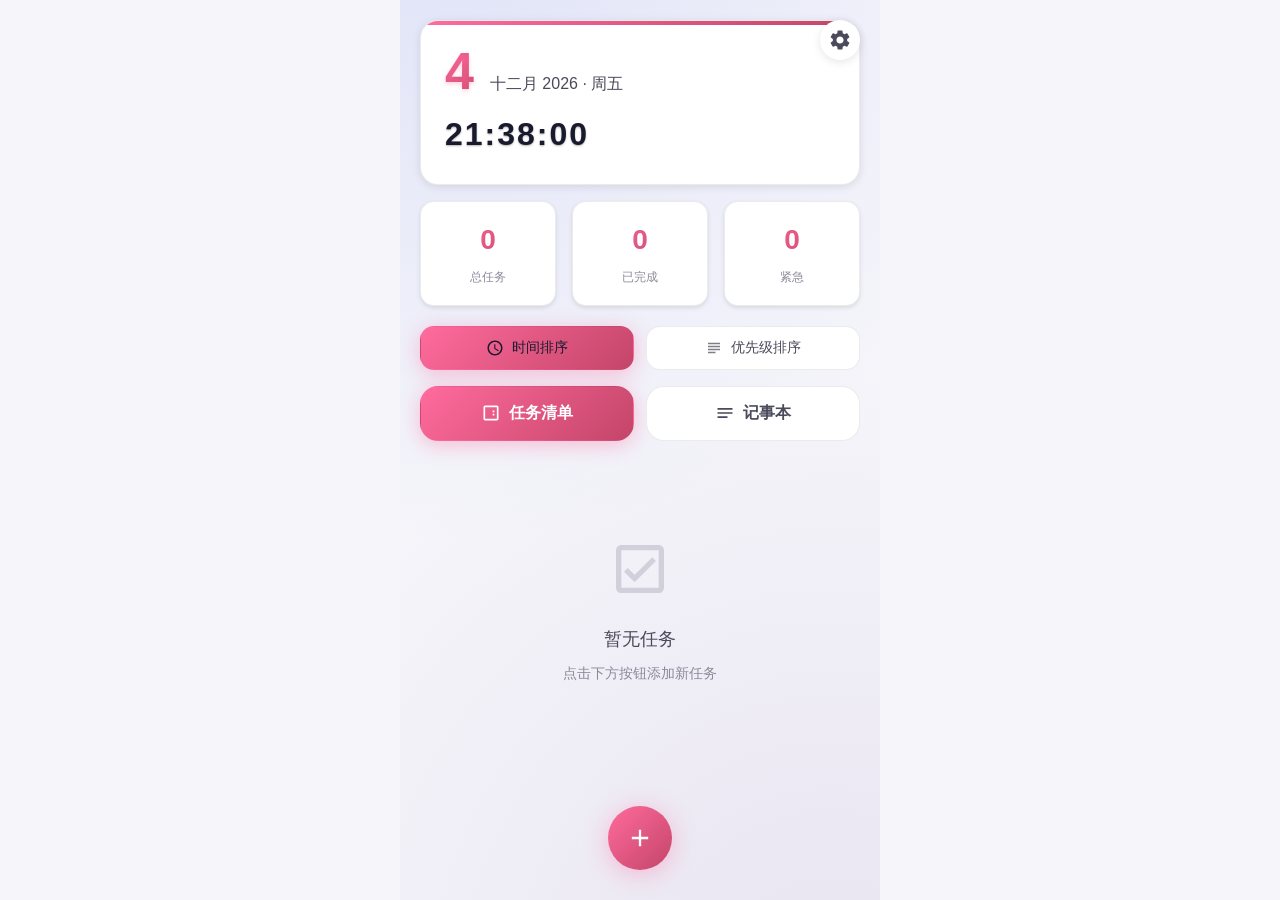
<file: index.html>
<!DOCTYPE html>
<html lang="zh-CN">
<head>
    <meta charset="UTF-8">
    <meta name="viewport" content="width=device-width, initial-scale=1.0, maximum-scale=1.0, user-scalable=no">
    <meta name="theme-color" content="#ff6b9d" id="themeColorMeta">
    <meta name="apple-mobile-web-app-capable" content="yes">
    <meta name="apple-mobile-web-app-status-bar-style" content="black-translucent">
    <meta name="apple-mobile-web-app-title" content="任务清单">
    <meta name="mobile-web-app-capable" content="yes">
    <meta name="application-name" content="Potato Todo">
    <meta name="msapplication-starturl" content="./index.html">
    <meta name="msapplication-TileColor" content="#ff6b9d">
    <meta name="description" content="一款精美的任务清单应用，支持多主题、计时器和鼓励语句">
    <title>任务清单 - Potato Todo</title>
    <link rel="manifest" href="manifest.json">
    <link rel="apple-touch-icon" href="icons/icon.svg">
    <link rel="icon" type="image/svg+xml" href="icons/icon.svg">
    <link rel="stylesheet" href="styles.css">
</head>
<body>
    <div class="app-container">
        <header class="header">
            <div class="datetime-widget">
                <div class="date-display">
                    <span class="date-day" id="currentDay"></span>
                    <span class="date-full" id="currentDate"></span>
                </div>
                <div class="time-display" id="currentTime"></div>
            </div>
            <div class="header-stats">
                <div class="stat-item">
                    <span class="stat-value" id="totalTasks">0</span>
                    <span class="stat-label">总任务</span>
                </div>
                <div class="stat-item">
                    <span class="stat-value" id="completedTasks">0</span>
                    <span class="stat-label">已完成</span>
                </div>
                <div class="stat-item">
                    <span class="stat-value" id="urgentTasks">0</span>
                    <span class="stat-label">紧急</span>
                </div>
            </div>
            <button class="settings-btn" id="settingsBtn">
                <svg viewBox="0 0 24 24" width="24" height="24">
                    <path fill="currentColor" d="M19.14 12.94c.04-.31.06-.63.06-.94 0-.31-.02-.63-.06-.94l2.03-1.58c.18-.14.23-.41.12-.61l-1.92-3.32c-.12-.22-.37-.29-.59-.22l-2.39.96c-.5-.38-1.03-.7-1.62-.94l-.36-2.54c-.04-.24-.24-.41-.48-.41h-3.84c-.24 0-.43.17-.47.41l-.36 2.54c-.59.24-1.13.57-1.62.94l-2.39-.96c-.22-.08-.47 0-.59.22L2.74 8.87c-.12.21-.08.47.12.61l2.03 1.58c-.04.31-.06.63-.06.94s.02.63.06.94l-2.03 1.58c-.18.14-.23.41-.12.61l1.92 3.32c.12.22.37.29.59.22l2.39-.96c.5.38 1.03.7 1.62.94l.36 2.54c.05.24.24.41.48.41h3.84c.24 0 .44-.17.47-.41l.36-2.54c.59-.24 1.13-.56 1.62-.94l2.39.96c.22.08.47 0 .59-.22l1.92-3.32c.12-.22.07-.47-.12-.61l-2.01-1.58zM12 15.6c-1.98 0-3.6-1.62-3.6-3.6s1.62-3.6 3.6-3.6 3.6 1.62 3.6 3.6-1.62 3.6-3.6 3.6z"/>
                </svg>
            </button>
        </header>

        <div class="sort-controls">
            <button class="sort-btn active" data-sort="time" id="sortTime">
                <svg viewBox="0 0 24 24" width="18" height="18">
                    <path fill="currentColor" d="M12 2C6.5 2 2 6.5 2 12s4.5 10 10 10 10-4.5 10-10S17.5 2 12 2zm0 18c-4.41 0-8-3.59-8-8s3.59-8 8-8 8 3.59 8 8-3.59 8-8 8zm.5-13H11v6l5.2 3.2.8-1.3-4.5-2.7V7z"/>
                </svg>
                <span>时间排序</span>
            </button>
            <button class="sort-btn" data-sort="priority" id="sortPriority">
                <svg viewBox="0 0 24 24" width="18" height="18">
                    <path fill="currentColor" d="M14 17H4v2h10v-2zm6-8H4v2h16V9zM4 15h16v-2H4v2zM4 5v2h16V5H4z"/>
                </svg>
                <span>优先级排序</span>
            </button>
        </div>

        <!-- 标签页导航 -->
        <div class="tab-navigation">
            <button class="tab-btn active" data-tab="tasks" id="tasksTab">
                <svg viewBox="0 0 24 24" width="20" height="20">
                    <path fill="currentColor" d="M19 3H5c-1.1 0-2 .9-2 2v14c0 1.1.9 2 2 2h14c1.1 0 2-.9 2-2V5c0-1.1-.9-2-2-2zm0 16H5V5h14v14zm-5-6h2v2h-2zm0-4h2v2h-2z"/>
                </svg>
                <span>任务清单</span>
            </button>
            <button class="tab-btn" data-tab="notes" id="notesTab">
                <svg viewBox="0 0 24 24" width="20" height="20">
                    <path fill="currentColor" d="M3 18h12v-2H3v2zM3 6v2h18V6H3zm0 7h18v-2H3v2z"/>
                </svg>
                <span>记事本</span>
            </button>
        </div>

        <!-- 任务清单区域 -->
        <main class="main-content active" id="tasksContent">
            <div class="task-list" id="taskList">
                <div class="empty-state" id="emptyState">
                    <div class="empty-icon">
                        <svg viewBox="0 0 24 24" width="64" height="64">
                            <path fill="currentColor" d="M19 3H5c-1.1 0-2 .9-2 2v14c0 1.1.9 2 2 2h14c1.1 0 2-.9 2-2V5c0-1.1-.9-2-2-2zm0 16H5V5h14v14zM17.99 9l-1.41-1.42-6.59 6.59-2.58-2.57-1.42 1.41 4 3.99z"/>
                        </svg>
                    </div>
                    <p>暂无任务</p>
                    <span>点击下方按钮添加新任务</span>
                </div>
            </div>
        </main>

        <!-- 记事本区域 -->
        <main class="main-content" id="notesContent">
            <div class="notes-container" id="notesContainer">
                <div class="notes-header">
                    <h2>📝 记事本</h2>
                    <button class="add-note-btn" id="addNoteBtn">
                        <svg viewBox="0 0 24 24" width="20" height="20">
                            <path fill="currentColor" d="M19 13h-6v6h-2v-6H5v-2h6V5h2v6h6v2z"/>
                        </svg>
                        新建笔记
                    </button>
                </div>
                <div class="notes-list" id="notesList">
                    <div class="notes-empty-state" id="notesEmptyState">
                        <div class="notes-empty-icon">
                            <svg viewBox="0 0 24 24" width="48" height="48">
                                <path fill="currentColor" d="M19 3H5c-1.1 0-2 .9-2 2v14c0 1.1.9 2 2 2h14c1.1 0 2-.9 2-2V5c0-1.1-.9-2-2-2zm0 16H5V5h14v14zm-5-6h2v2h-2zm0-4h2v2h-2z"/>
                            </svg>
                        </div>
                        <p>暂无笔记</p>
                        <span>点击右上角按钮添加新笔记</span>
                    </div>
                </div>
            </div>
        </main>

        <button class="add-task-btn" id="addTaskBtn">
            <svg viewBox="0 0 24 24" width="28" height="28">
                <path fill="currentColor" d="M19 13h-6v6h-2v-6H5v-2h6V5h2v6h6v2z"/>
            </svg>
        </button>

        <div class="modal-overlay" id="modalOverlay">
            <div class="modal" id="taskModal">
                <div class="modal-header">
                    <h2 id="modalTitle">添加任务</h2>
                    <button class="modal-close" id="modalClose">
                        <svg viewBox="0 0 24 24" width="24" height="24">
                            <path fill="currentColor" d="M19 6.41L17.59 5 12 10.59 6.41 5 5 6.41 10.59 12 5 17.59 6.41 19 12 13.41 17.59 19 19 17.59 13.41 12z"/>
                        </svg>
                    </button>
                </div>
                <form id="taskForm">
                    <div class="form-group">
                        <label for="taskTitle">任务标题</label>
                        <input type="text" id="taskTitle" placeholder="输入任务标题..." required>
                    </div>
                    <div class="form-group">
                        <label for="taskDescription">任务描述（可选）</label>
                        <textarea id="taskDescription" placeholder="添加任务描述..."></textarea>
                    </div>
                    <div class="form-row">
                        <div class="form-group">
                            <label for="taskDate">开始日期</label>
                            <input type="date" id="taskDate" required>
                        </div>
                        <div class="form-group">
                            <label for="taskTime">开始时间</label>
                            <input type="time" id="taskTime" required>
                        </div>
                    </div>
                    <div class="form-group">
                        <label>任务类型</label>
                        <div class="type-selector">
                            <button type="button" class="type-btn active" data-type="short">
                                <svg viewBox="0 0 24 24" width="16" height="16">
                                    <path fill="currentColor" d="M12 2C6.5 2 2 6.5 2 12s4.5 10 10 10 10-4.5 10-10S17.5 2 12 2zm0 18c-4.41 0-8-3.59-8-8s3.59-8 8-8 8 3.59 8 8-3.59 8-8 8zm.5-13H11v6l5.2 3.2.8-1.3-4.5-2.7V7z"/>
                                </svg>
                                短期任务
                            </button>
                            <button type="button" class="type-btn" data-type="long">
                                <svg viewBox="0 0 24 24" width="16" height="16">
                                    <path fill="currentColor" d="M19 3h-1V2c0-.6-.4-1-1-1s-1 .4-1 1v1H8V2c0-.6-.4-1-1-1s-1 .4-1 1v1H5c-1.1 0-2 .9-2 2v14c0 1.1.9 2 2 2h14c1.1 0 2-.9 2-2V5c0-1.1-.9-2-2-2zm0 16H5V9h14v10zm0-12H5V5h14v2z"/>
                                </svg>
                                长期任务
                            </button>
                        </div>
                    </div>
                    <div class="form-group">
                        <label>优先级</label>
                        <div class="priority-selector">
                            <button type="button" class="priority-btn" data-priority="low">
                                <span class="priority-dot low"></span>
                                低
                            </button>
                            <button type="button" class="priority-btn active" data-priority="medium">
                                <span class="priority-dot medium"></span>
                                中
                            </button>
                            <button type="button" class="priority-btn" data-priority="high">
                                <span class="priority-dot high"></span>
                                高
                            </button>
                            <button type="button" class="priority-btn" data-priority="urgent">
                                <span class="priority-dot urgent"></span>
                                紧急
                            </button>
                        </div>
                    </div>
                    <div class="form-actions">
                        <button type="button" class="btn btn-secondary" id="cancelBtn">取消</button>
                        <button type="submit" class="btn btn-primary" id="submitBtn">添加任务</button>
                    </div>
                </form>
            </div>
        </div>

        <!-- 设置界面模态框 -->
        <div class="modal-overlay" id="settingsOverlay">
            <div class="modal settings-modal" id="settingsModal">
                <div class="modal-header">
                    <h2>设置</h2>
                    <button class="modal-close" id="settingsClose">
                        <svg viewBox="0 0 24 24" width="24" height="24">
                            <path fill="currentColor" d="M19 6.41L17.59 5 12 10.59 6.41 5 5 6.41 10.59 12 5 17.59 6.41 19 12 13.41 17.59 19 19 17.59 13.41 12z"/>
                        </svg>
                    </button>
                </div>
                <div class="settings-content">
                    <!-- 皮肤选择 -->
                    <div class="settings-section">
                        <h3 class="settings-title">
                            <svg viewBox="0 0 24 24" width="20" height="20">
                                <path fill="currentColor" d="M12 3c-4.97 0-9 4.03-9 9s4.03 9 9 9c.83 0 1.5-.67 1.5-1.5 0-.39-.15-.74-.39-1.01-.23-.26-.38-.61-.38-.99 0-.83.67-1.5 1.5-1.5H16c2.76 0 5-2.24 5-5 0-4.42-4.03-8-9-8zm-5.5 9c-.83 0-1.5-.67-1.5-1.5S5.67 9 6.5 9 8 9.67 8 10.5 7.33 12 6.5 12zm3-4C8.67 8 8 7.33 8 6.5S8.67 5 9.5 5s1.5.67 1.5 1.5S10.33 8 9.5 8zm5 0c-.83 0-1.5-.67-1.5-1.5S13.67 5 14.5 5s1.5.67 1.5 1.5S15.33 8 14.5 8zm3 4c-.83 0-1.5-.67-1.5-1.5S16.67 9 17.5 9s1.5.67 1.5 1.5-.67 1.5-1.5 1.5z"/>
                            </svg>
                            选择皮肤
                        </h3>
                        <div class="theme-selector">
                            <div class="theme-card" data-theme="default">
                                <div class="theme-preview" style="background: linear-gradient(135deg, #ff6b9d 0%, #c44569 100%);"></div>
                                <span class="theme-name">粉黛渐变</span>
                            </div>
                            <div class="theme-card" data-theme="genshin">
                                <div class="theme-preview" style="background: linear-gradient(135deg, #5a67d8 0%, #805ad5 100%);"></div>
                                <span class="theme-name">靛蓝紫韵</span>
                            </div>
                            <div class="theme-card" data-theme="honkai">
                                <div class="theme-preview" style="background: linear-gradient(135deg, #d53f8c 0%, #805ad5 100%);"></div>
                                <span class="theme-name">玫紫梦幻</span>
                            </div>
                            <div class="theme-card" data-theme="demon-slayer">
                                <div class="theme-preview" style="background: linear-gradient(135deg, #9b59b6 0%, #8e44ad 100%);"></div>
                                <span class="theme-name">紫罗兰语</span>
                            </div>
                            <div class="theme-card" data-theme="conan">
                                <div class="theme-preview" style="background: linear-gradient(135deg, #34495e 0%, #2c3e50 100%);"></div>
                                <span class="theme-name">深空灰蓝</span>
                            </div>
                            <div class="theme-card" data-theme="soulstreet">
                                <div class="theme-preview" style="background: linear-gradient(135deg, #c53030 0%, #742a2a 100%);"></div>
                                <span class="theme-name">绯红烈焰</span>
                            </div>
                            <div class="theme-card" data-theme="aot">
                                <div class="theme-preview" style="background: linear-gradient(135deg, #4a5568 0%, #2d3748 100%);"></div>
                                <span class="theme-name">墨石灰灰</span>
                            </div>
                        </div>
                    </div>

                    <!-- 背景音乐选择 -->
                    <div class="settings-section">
                        <h3 class="settings-title">
                            <svg viewBox="0 0 24 24" width="20" height="20">
                                <path fill="currentColor" d="M12 3v9.28c-.47-.17-.97-.28-1.5-.28C8.01 12 6 14.01 6 16.5S8.01 21 10.5 21c2.31 0 4.2-1.75 4.45-4H15V6h4V3h-7z"/>
                            </svg>
                            背景音乐
                        </h3>
                        <div class="music-selector">
                            <select id="musicSelect" class="music-select">
                                <option value="none">关闭音乐</option>
                                <option value="relax1">放松纯音乐 - 清晨</option>
                                <option value="relax2">放松纯音乐 - 午后</option>
                                <option value="focus1">专注纯音乐 - 学习</option>
                                <option value="focus2">专注纯音乐 - 工作</option>
                                <option value="sleep1">助眠纯音乐 - 夜晚</option>
                            </select>
                            <div class="music-controls">
                                <button class="music-btn" id="musicPlayBtn">
                                    <svg viewBox="0 0 24 24" width="20" height="20">
                                        <path fill="currentColor" d="M8 5v14l11-7z"/>
                                    </svg>
                                </button>
                                <button class="music-btn" id="musicPauseBtn" style="display: none;">
                                    <svg viewBox="0 0 24 24" width="20" height="20">
                                        <path fill="currentColor" d="M6 19h4V5H6v14zm8-14v14h4V5h-4z"/>
                                    </svg>
                                </button>
                                <div class="volume-control">
                                    <svg viewBox="0 0 24 24" width="18" height="18">
                                        <path fill="currentColor" d="M3 9v6h4l5 5V4L7 9H3zm13.5 3c0-1.77-1.02-3.29-2.5-4.03v8.05c1.48-.73 2.5-2.25 2.5-4.02z"/>
                                    </svg>
                                    <input type="range" id="volumeSlider" min="0" max="100" value="50" class="volume-slider">
                                </div>
                            </div>
                        </div>
                    </div>

                    <!-- 背景照片设置 -->
                    <div class="settings-section">
                        <h3 class="settings-title">
                            <svg viewBox="0 0 24 24" width="20" height="20">
                                <path fill="currentColor" d="M21 19V5c0-1.1-.9-2-2-2H5c-1.1 0-2 .9-2 2v14c0 1.1.9 2 2 2h14c1.1 0 2-.9 2-2zM8.5 13.5l2.5 3.01L14.5 12l4.5 6H5l3.5-4.5z"/>
                            </svg>
                            背景照片
                        </h3>
                        <div class="bg-photo-selector">
                            <div class="bg-photo-option" data-bg="default">
                                <div class="bg-preview" style="background: linear-gradient(135deg, #121212 0%, #1e1e1e 100%);"></div>
                                <span class="bg-name">默认背景</span>
                            </div>
                            <div class="bg-photo-option" data-bg="gradient1">
                                <div class="bg-preview" style="background: linear-gradient(135deg, #667eea 0%, #764ba2 100%);"></div>
                                <span class="bg-name">渐变紫蓝</span>
                            </div>
                            <div class="bg-photo-option" data-bg="gradient2">
                                <div class="bg-preview" style="background: linear-gradient(135deg, #f093fb 0%, #f5576c 100%);"></div>
                                <span class="bg-name">渐变粉紫</span>
                            </div>
                            <div class="bg-photo-option" data-bg="gradient3">
                                <div class="bg-preview" style="background: linear-gradient(135deg, #4facfe 0%, #00f2fe 100%);"></div>
                                <span class="bg-name">渐变蓝绿</span>
                            </div>
                            <div class="bg-photo-option" data-bg="aot">
                                <div class="bg-preview" style="background: linear-gradient(135deg, #4a5568 0%, #2d3748 100%);"></div>
                                <span class="bg-name">墨石灰灰</span>
                            </div>
                            <div class="bg-photo-option" data-bg="honkai">
                                <div class="bg-preview" style="background: linear-gradient(135deg, #d53f8c 0%, #805ad5 100%);"></div>
                                <span class="bg-name">玫紫梦幻</span>
                            </div>
                            <div class="bg-photo-option" data-bg="conan">
                                <div class="bg-preview" style="background: linear-gradient(135deg, #34495e 0%, #2c3e50 100%);"></div>
                                <span class="bg-name">深空灰蓝</span>
                            </div>
                            <div class="bg-photo-option" data-bg="demon-slayer">
                                <div class="bg-preview" style="background: linear-gradient(135deg, #9b59b6 0%, #8e44ad 100%);"></div>
                                <span class="bg-name">紫罗兰语</span>
                            </div>
                            <div class="bg-photo-option" data-bg="genshin">
                                <div class="bg-preview" style="background: linear-gradient(135deg, #5a67d8 0%, #805ad5 100%);"></div>
                                <span class="bg-name">靛蓝紫韵</span>
                            </div>
                            <div class="bg-photo-option" data-bg="soulstreet">
                                <div class="bg-preview" style="background: linear-gradient(135deg, #c53030 0%, #742a2a 100%);"></div>
                                <span class="bg-name">绯红烈焰</span>
                            </div>
                            <div class="bg-photo-option" data-bg="upload">
                                <div class="bg-preview upload-preview">
                                    <svg viewBox="0 0 24 24" width="32" height="32">
                                        <path fill="currentColor" d="M19 13h-6v6h-2v-6H5v-2h6V5h2v6h6v2z"/>
                                    </svg>
                                </div>
                                <span class="bg-name">上传照片</span>
                            </div>
                        </div>
                        <input type="file" id="bgUploadInput" accept="image/*" style="display: none;">
                        <p class="setting-description">选择或上传喜欢的照片作为背景</p>
                    </div>

                    <!-- 隐藏已完成任务 -->
                    <div class="settings-section">
                        <h3 class="settings-title">
                            <svg viewBox="0 0 24 24" width="20" height="20">
                                <path fill="currentColor" d="M12 21.35l-1.45-1.32C5.4 15.36 2 12.28 2 8.5 2 5.42 4.42 3 7.5 3c1.74 0 3.41.81 4.5 2.09C13.09 3.81 14.76 3 16.5 3 19.58 3 22 5.42 22 8.5c0 3.78-3.4 6.86-8.55 11.54L12 21.35z"/>
                            </svg>
                            显示设置
                        </h3>
                        <div class="toggle-setting">
                            <label class="toggle-label">
                                <span>隐藏已完成任务</span>
                                <div class="toggle-switch">
                                    <input type="checkbox" id="hideCompletedToggle">
                                    <span class="toggle-slider"></span>
                                </div>
                            </label>
                            <p class="setting-description">隐藏已完成的任务，保持界面简洁</p>
                        </div>
                    </div>

                    <!-- 季度报告设置 -->
                    <div class="settings-section">
                        <h3 class="settings-title">
                            <svg viewBox="0 0 24 24" width="20" height="20">
                                <path fill="currentColor" d="M19 3H5c-1.1 0-2 .9-2 2v14c0 1.1.9 2 2 2h14c1.1 0 2-.9 2-2V5c0-1.1-.9-2-2-2zM9 17H7v-7h2v7zm4 0h-2V7h2v10zm4 0h-2v-4h2v4z"/>
                            </svg>
                            任务报告
                        </h3>
                        <div class="report-settings">
                            <div class="form-group">
                                <label class="form-label">报告周期（天）</label>
                                <input type="number" id="reportCycle" min="3" max="90" value="7" class="form-input">
                                <p class="setting-description">最短 3 天，最长 90 天，默认为 7 天</p>
                            </div>
                            <button class="generate-report-btn" id="generateReportBtn">
                                <svg viewBox="0 0 24 24" width="18" height="18">
                                    <path fill="currentColor" d="M14 2H6c-1.1 0-1.99.9-1.99 2L4 20c0 1.1.89 2 1.99 2H18c1.1 0 2-.9 2-2V8l-6-6zm2 16H8v-2h8v2zm0-4H8v-2h8v2zm-3-5V3.5L18.5 9H13z"/>
                                </svg>
                                生成报告
                            </button>
                        </div>
                    </div>
                </div>
            </div>
        </div>

        <!-- 报告查看模态框 -->
        <div class="modal-overlay" id="reportOverlay">
            <div class="modal report-modal" id="reportModal">
                <div class="modal-header">
                    <h2>📊 任务报告</h2>
                    <button class="modal-close" id="reportClose">
                        <svg viewBox="0 0 24 24" width="24" height="24">
                            <path fill="currentColor" d="M19 6.41L17.59 5 12 10.59 6.41 5 5 6.41 10.59 12 5 17.59 6.41 19 12 13.41 17.59 19 19 17.59 13.41 12z"/>
                        </svg>
                    </button>
                </div>
                <div class="report-content" id="reportContent">
                    <!-- 报告内容将通过 JS 动态生成 -->
                </div>
                <div class="report-actions">
                    <button class="report-action-btn export" id="exportReportBtn">
                        <svg viewBox="0 0 24 24" width="18" height="18">
                            <path fill="currentColor" d="M19 12v7H5v-7H3v7c0 1.1.9 2 2 2h14c1.1 0 2-.9 2-2v-7h-2zm-6 .67l2.59-2.58L17 11.5l-5 5-5-5 1.41-1.41L11 12.67V3h2z"/>
                        </svg>
                        导出报告
                    </button>
                    <button class="report-action-btn close" id="reportModalClose">关闭</button>
                </div>
            </div>
        </div>

        <!-- 笔记模态框 -->
        <div class="modal-overlay" id="noteOverlay">
            <div class="modal note-modal" id="noteModal">
                <div class="modal-header">
                    <h2 id="noteModalTitle">新建笔记</h2>
                    <button class="modal-close" id="noteClose">
                        <svg viewBox="0 0 24 24" width="24" height="24">
                            <path fill="currentColor" d="M19 6.41L17.59 5 12 10.59 6.41 5 5 6.41 10.59 12 5 17.59 6.41 19 12 13.41 17.59 19 19 17.59 13.41 12z"/>
                        </svg>
                    </button>
                </div>
                <form id="noteForm">
                    <input type="hidden" id="noteId">
                    
                    <!-- 可爱工具栏 -->
                    <div class="note-editor-toolbar">
                        <div class="note-editor-btn" title="选择模板" data-action="template">📝</div>
                        <div class="note-editor-btn" title="添加贴纸" data-action="sticker">🎨</div>
                        <div class="note-editor-btn" title="荧光笔" data-action="highlighter">🖍️</div>
                        <div class="note-editor-btn" title="上传图片" data-action="image">🖼️</div>
                        <div class="note-editor-btn" title="便签纸效果" data-action="sticky">📌</div>
                    </div>
                    
                    <!-- 荧光笔颜色选择器 -->
                    <div class="highlighter-selector" id="highlighterSelector" style="display: none;">
                        <div class="highlighter-selector-title">选择荧光笔颜色</div>
                        <div class="highlighter-grid">
                            <div class="highlighter-option highlighter-yellow" data-color="yellow" title="黄色">🟡</div>
                            <div class="highlighter-option highlighter-pink" data-color="pink" title="粉色">🔴</div>
                            <div class="highlighter-option highlighter-blue" data-color="blue" title="蓝色">🔵</div>
                            <div class="highlighter-option highlighter-green" data-color="green" title="绿色">🟢</div>
                        </div>
                        <div class="highlighter-tips">
                            <p>💡 提示：选择颜色后，在文本区域涂抹即可高亮</p>
                        </div>
                    </div>
                    
                    <!-- 图片上传 -->
                    <div class="image-uploader" id="imageUploader" style="display: none;">
                        <div class="image-uploader-title">添加图片到手账</div>
                        <div class="image-upload-area" id="imageUploadArea">
                            <input type="file" id="noteImageInput" accept="image/*" multiple style="display: none;">
                            <div class="image-upload-btn" onclick="document.getElementById('noteImageInput').click()">
                                <svg viewBox="0 0 24 24" width="48" height="48">
                                    <path fill="currentColor" d="M19 13h-6v6h-2v-6H5v-2h6V5h2v6h6v2z"/>
                                </svg>
                                <span>点击选择图片</span>
                            </div>
                        </div>
                        <div class="image-preview-container" id="imagePreviewContainer"></div>
                    </div>
                    
                    <!-- 模板选择器 -->
                    <div class="template-selector" id="templateSelector" style="display: none;">
                        <div class="template-selector-title">选择背景模板</div>
                        <div class="template-grid">
                            <div class="template-option template-beach" data-template="beach" title="海滩"></div>
                            <div class="template-option template-sky" data-template="sky" title="天空"></div>
                            <div class="template-option template-sunset" data-template="sunset" title="日落"></div>
                            <div class="template-option template-forest" data-template="forest" title="森林"></div>
                            <div class="template-option template-candy" data-template="candy" title="糖果"></div>
                            <div class="template-option template-grid" data-template="grid" title="网格"></div>
                            <div class="template-option template-dots" data-template="dots" title="圆点"></div>
                            <div class="template-option template-stars" data-template="stars" title="星星"></div>
                        </div>
                    </div>
                    
                    <!-- 贴纸选择器 -->
                    <div class="sticker-selector" id="stickerSelector" style="display: none;">
                        <div class="sticker-selector-title">选择贴纸装饰</div>
                        <div class="sticker-grid">
                            <div class="sticker-option" data-sticker="🌸">🌸</div>
                            <div class="sticker-option" data-sticker="🌺">🌺</div>
                            <div class="sticker-option" data-sticker="🌻">🌻</div>
                            <div class="sticker-option" data-sticker="🌼">🌼</div>
                            <div class="sticker-option" data-sticker="🎀">🎀</div>
                            <div class="sticker-option" data-sticker="🎈">🎈</div>
                            <div class="sticker-option" data-sticker="🎁">🎁</div>
                            <div class="sticker-option" data-sticker="⭐">⭐</div>
                            <div class="sticker-option" data-sticker="🌟">🌟</div>
                            <div class="sticker-option" data-sticker="💖">💖</div>
                            <div class="sticker-option" data-sticker="💝">💝</div>
                            <div class="sticker-option" data-sticker="🦋">🦋</div>
                            <div class="sticker-option" data-sticker="🐝">🐝</div>
                            <div class="sticker-option" data-sticker="🐞">🐞</div>
                            <div class="sticker-option" data-sticker="🍀">🍀</div>
                            <div class="sticker-option" data-sticker="🌈">🌈</div>
                            <div class="sticker-option" data-sticker="🍭">🍭</div>
                            <div class="sticker-option" data-sticker="🍬">🍬</div>
                            <div class="sticker-option" data-sticker="🎵">🎵</div>
                            <div class="sticker-option" data-sticker="❤️">❤️</div>
                            <div class="sticker-option" data-sticker="✨">✨</div>
                            <div class="sticker-option" data-sticker="🔥">🔥</div>
                            <div class="sticker-option" data-sticker="🎉">🎉</div>
                            <div class="sticker-option" data-sticker="🍓">🍓</div>
                        </div>
                    </div>
                    
                    <div class="form-group">
                        <label for="noteTitle">笔记标题</label>
                        <input type="text" id="noteTitle" placeholder="输入笔记标题..." required>
                    </div>
                    <div class="form-group">
                        <label for="noteContent">笔记内容</label>
                        <div id="noteContent" class="note-content-editor" contenteditable="true" placeholder="记录你的想法..."></div>
                    </div>
                    <div class="form-actions">
                        <button type="button" class="cancel-btn" id="noteCancel">取消</button>
                        <button type="submit" class="submit-btn">保存笔记</button>
                    </div>
                </form>
            </div>
        </div>
    </div>

    <script src="app.js"></script>
</body>
</html>
</file>
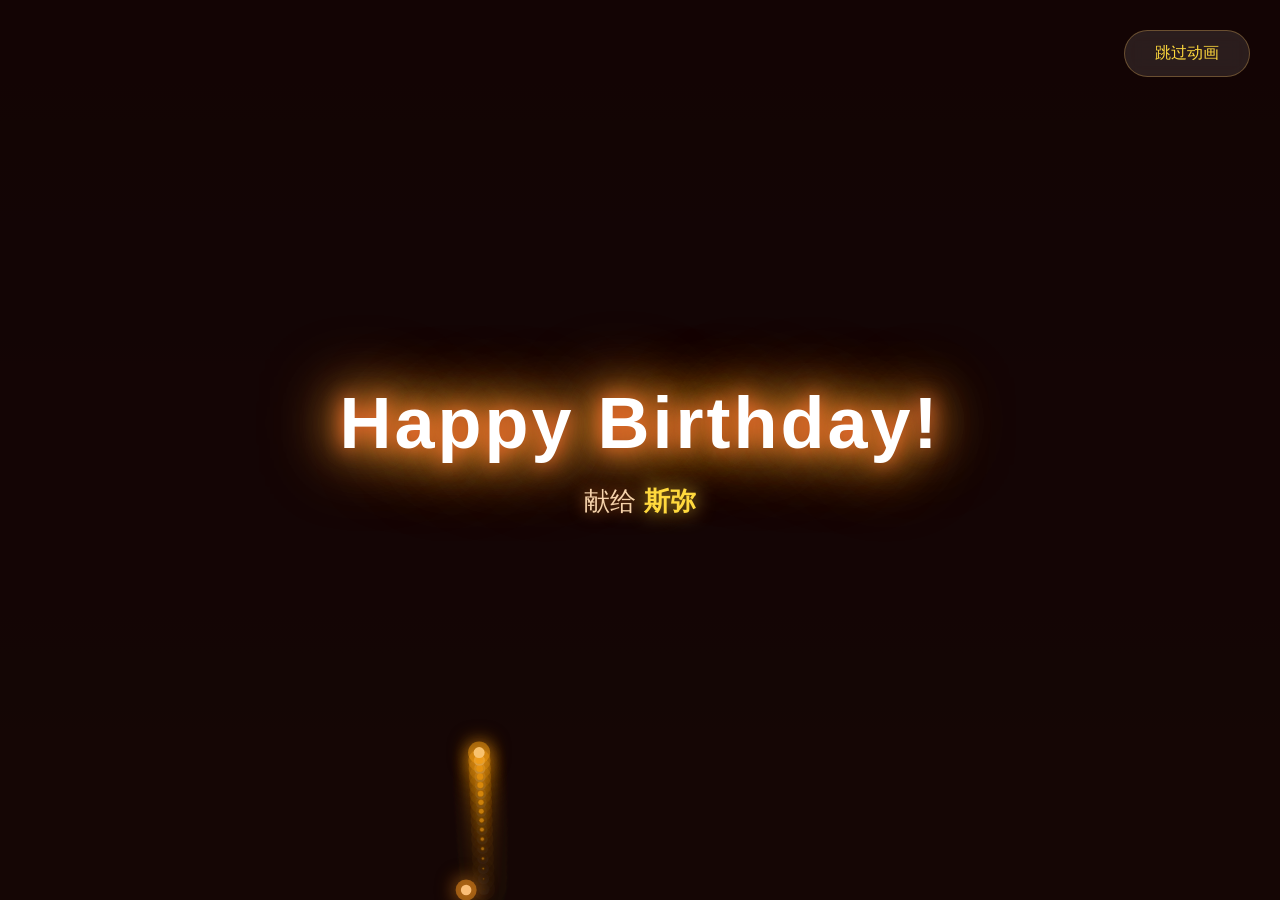
<file: birthday-spectacle.html>
<!DOCTYPE html>
<html lang="zh-CN">
<head>
    <meta charset="UTF-8">
    <meta name="viewport" content="width=device-width, initial-scale=1.0">
    <title>生日快乐！</title>
    <link rel="stylesheet" href="https://cdnjs.cloudflare.com/ajax/libs/font-awesome/6.4.0/css/all.min.css">
    <style>
        * {
            margin: 0;
            padding: 0;
            box-sizing: border-box;
        }

        body {
            min-height: 100vh;
            font-family: 'Microsoft YaHei', 'Segoe UI', sans-serif;
            overflow: hidden;
            position: relative;
            background: #0f0c29;
        }

        /* 第一阶段：非遗风格烟花秀 */
        .firework-stage {
            position: fixed;
            top: 0;
            left: 0;
            width: 100%;
            height: 100%;
            background: linear-gradient(to bottom, #1a0a0a, #2a1510, #3a2015);
            z-index: 1000;
            transition: opacity 0.8s ease-out;
        }

        .firework-stage.hide {
            opacity: 0;
            pointer-events: none;
        }

        .flash-overlay {
            position: fixed;
            top: 0;
            left: 0;
            width: 100%;
            height: 100%;
            background: radial-gradient(circle, rgba(255, 220, 150, 0.4) 0%, transparent 70%);
            opacity: 0;
            pointer-events: none;
            z-index: 1002;
            transition: opacity 0.1s ease-out;
        }

        .flash-overlay.active {
            opacity: 1;
        }

        #fireworkCanvas {
            position: fixed;
            top: 0;
            left: 0;
            width: 100%;
            height: 100%;
            z-index: 1001;
        }

        .firework-content {
            position: fixed;
            top: 50%;
            left: 50%;
            transform: translate(-50%, -50%);
            text-align: center;
            z-index: 1003;
            pointer-events: none;
        }

        .firework-title {
            font-size: 4.5rem;
            font-weight: 900;
            color: #fff;
            text-shadow: 
                0 0 20px #ff6b35,
                0 0 40px #f7931e,
                0 0 60px #ffd93d,
                0 0 80px #ff6b35;
            animation: titlePulse 2s ease-in-out infinite;
            margin-bottom: 20px;
            letter-spacing: 3px;
        }

        @keyframes titlePulse {
            0%, 100% { 
                transform: scale(1);
                text-shadow: 0 0 20px #ff6b35, 0 0 40px #f7931e, 0 0 60px #ffd93d;
            }
            50% { 
                transform: scale(1.03);
                text-shadow: 0 0 30px #ff6b35, 0 0 60px #f7931e, 0 0 90px #ffd93d, 0 0 120px #ff6b35;
            }
        }

        .firework-subtitle {
            font-size: 1.6rem;
            color: rgba(255, 220, 180, 0.95);
            text-shadow: 0 0 15px rgba(255, 150, 50, 0.6);
            font-weight: 500;
        }

        .firework-subtitle span {
            color: #ffd93d;
            font-weight: 700;
            text-shadow: 0 0 20px rgba(255, 217, 61, 0.8);
        }

        .skip-btn {
            position: fixed;
            top: 30px;
            right: 30px;
            padding: 12px 30px;
            background: rgba(255, 255, 255, 0.1);
            backdrop-filter: blur(10px);
            border: 1px solid rgba(255, 200, 100, 0.3);
            border-radius: 25px;
            color: #ffd93d;
            font-size: 1rem;
            cursor: pointer;
            z-index: 1004;
            transition: all 0.3s ease;
            pointer-events: auto;
        }

        .skip-btn:hover {
            background: rgba(255, 200, 100, 0.2);
            transform: scale(1.05);
            box-shadow: 0 0 20px rgba(255, 150, 50, 0.4);
        }

        /* 第二阶段：主贺卡背景 */
        .main-stage {
            position: fixed;
            top: 0;
            left: 0;
            width: 100%;
            height: 100%;
            opacity: 0;
            transform: scale(0.95);
            transition: all 0.8s ease-out;
            z-index: 10;
            pointer-events: none;
        }

        .main-stage.show {
            opacity: 1;
            transform: scale(1);
            pointer-events: auto;
        }

        /* 主贺卡样式 */
        .bg-gradient {
            position: fixed;
            top: 0;
            left: 0;
            width: 100%;
            height: 100%;
            background: linear-gradient(135deg, 
                #1a0a2e 0%, 
                #2d1b4e 25%, 
                #4a1c4a 50%, 
                #ff6b6b 75%, 
                #feca57 100%);
            background-size: 400% 400%;
            animation: gradientShift 20s ease infinite;
            z-index: -2;
        }

        @keyframes gradientShift {
            0%, 100% { background-position: 0% 50%; }
            50% { background-position: 100% 50%; }
        }

        .glow-orb {
            position: fixed;
            border-radius: 50%;
            filter: blur(100px);
            opacity: 0.7;
            pointer-events: none;
            z-index: -1;
            transition: all 0.5s ease-out;
        }

        .glow-orb-1 {
            width: 600px;
            height: 600px;
            background: radial-gradient(circle, rgba(255, 107, 107, 0.5) 0%, transparent 70%);
            top: -200px;
            left: -200px;
            animation: floatOrb1 15s ease-in-out infinite;
        }

        .glow-orb-2 {
            width: 500px;
            height: 500px;
            background: radial-gradient(circle, rgba(254, 202, 87, 0.4) 0%, transparent 70%);
            bottom: -150px;
            right: -150px;
            animation: floatOrb2 18s ease-in-out infinite;
        }

        .glow-orb-3 {
            width: 450px;
            height: 450px;
            background: radial-gradient(circle, rgba(255, 159, 243, 0.45) 0%, transparent 70%);
            top: 50%;
            left: 50%;
            transform: translate(-50%, -50%);
            animation: floatOrb3 20s ease-in-out infinite;
        }

        @keyframes floatOrb1 {
            0%, 100% { transform: translate(0, 0) scale(1); }
            33% { transform: translate(50px, 30px) scale(1.1); }
            66% { transform: translate(-30px, 50px) scale(0.9); }
        }

        @keyframes floatOrb2 {
            0%, 100% { transform: translate(0, 0) scale(1); }
            33% { transform: translate(-40px, -60px) scale(1.15); }
            66% { transform: translate(60px, -40px) scale(0.95); }
        }

        @keyframes floatOrb3 {
            0%, 100% { transform: translate(-50%, -50%) scale(1); }
            50% { transform: translate(-50%, -50%) scale(1.2); }
        }

        .decorations {
            position: fixed;
            top: 0;
            left: 0;
            width: 100%;
            height: 100%;
            pointer-events: none;
            z-index: 0;
            overflow: hidden;
        }

        .floating-item {
            position: absolute;
            font-size: 2rem;
            opacity: 0.7;
            transition: transform 0.3s ease-out;
            will-change: transform;
            animation: float 6s ease-in-out infinite;
        }

        @keyframes float {
            0%, 100% { transform: translateY(0px); }
            50% { transform: translateY(-20px); }
        }

        .container {
            min-height: 100vh;
            display: flex;
            justify-content: center;
            align-items: center;
            padding: 20px;
            position: relative;
            z-index: 10;
        }

        .card {
            background: rgba(255, 255, 255, 0.1);
            backdrop-filter: blur(20px);
            -webkit-backdrop-filter: blur(20px);
            border-radius: 30px;
            padding: 40px;
            max-width: 550px;
            width: 100%;
            border: 1px solid rgba(255, 255, 255, 0.2);
            box-shadow: 
                0 25px 50px rgba(0, 0, 0, 0.3),
                inset 0 0 80px rgba(255, 255, 255, 0.05);
            transform-style: preserve-3d;
            perspective: 1000px;
            transition: transform 0.1s ease-out;
        }

        .title {
            text-align: center;
            font-size: 2.8rem;
            font-weight: 800;
            margin-bottom: 10px;
            overflow: hidden;
        }

        .title span {
            display: inline-block;
            background: linear-gradient(135deg, #ffecd2, #fcb69f, #ff9a9e);
            -webkit-background-clip: text;
            -webkit-text-fill-color: transparent;
            background-clip: text;
            text-shadow: 0 0 30px rgba(255, 107, 107, 0.3);
        }

        .title.neon {
            text-shadow: 
                0 0 5px #fff,
                0 0 10px #fff,
                0 0 20px #ff6b6b,
                0 0 30px #ff6b6b,
                0 0 40px #ff6b6b;
        }

        /* 头像样式 */
        .avatar-container {
            text-align: center;
            margin-bottom: 20px;
        }

        .avatar-wrapper {
            display: inline-block;
            position: relative;
            cursor: pointer;
        }

        .avatar {
            width: 120px;
            height: 120px;
            border-radius: 50%;
            object-fit: cover;
            border: 4px solid rgba(254, 202, 87, 0.6);
            box-shadow: 0 0 30px rgba(254, 202, 87, 0.3);
            transition: all 0.3s ease;
        }

        .avatar:hover {
            transform: scale(1.05);
            box-shadow: 0 0 40px rgba(254, 202, 87, 0.5);
        }

        .avatar-placeholder {
            width: 120px;
            height: 120px;
            border-radius: 50%;
            background: linear-gradient(135deg, #ff6b6b, #feca57);
            display: flex;
            align-items: center;
            justify-content: center;
            font-size: 3rem;
            color: #fff;
            border: 4px solid rgba(254, 202, 87, 0.6);
            box-shadow: 0 0 30px rgba(254, 202, 87, 0.3);
        }

        .avatar-input {
            display: none;
        }

        .cake-container {
            text-align: center;
            margin: 25px 0;
            position: relative;
        }

        .cake-wrapper {
            display: inline-block;
            position: relative;
            font-size: 80px;
            animation: gentleFloat 3s ease-in-out infinite;
        }

        @keyframes gentleFloat {
            0%, 100% { transform: translateY(0); }
            50% { transform: translateY(-10px); }
        }

        .message-display {
            background: rgba(255, 255, 255, 0.05);
            border-radius: 20px;
            padding: 25px;
            margin: 25px 0;
            border: 1px solid rgba(255, 255, 255, 0.08);
            min-height: 80px;
            display: flex;
            align-items: center;
            justify-content: center;
        }

        .message-text {
            color: rgba(255, 255, 255, 0.95);
            font-size: 1.1rem;
            line-height: 1.8;
            text-align: center;
        }

        .input-section {
            margin-top: 25px;
        }

        .input-group {
            margin-bottom: 15px;
        }

        .input-group label {
            display: block;
            color: rgba(255, 255, 255, 0.5);
            font-size: 0.8rem;
            margin-bottom: 6px;
        }

        .input-group input,
        .input-group textarea {
            width: 100%;
            padding: 10px 12px;
            border: 1px solid rgba(255, 255, 255, 0.1);
            border-radius: 12px;
            background: rgba(0, 0, 0, 0.1);
            color: rgba(255, 255, 255, 0.8);
            font-size: 0.9rem;
            font-family: inherit;
            transition: all 0.3s ease;
        }

        .input-group input:focus,
        .input-group textarea:focus {
            outline: none;
            border-color: rgba(254, 202, 87, 0.3);
            background: rgba(0, 0, 0, 0.15);
        }

        .input-group textarea {
            min-height: 70px;
            resize: vertical;
        }

        .footer {
            text-align: center;
            margin-top: 25px;
            padding-top: 20px;
            border-top: 1px solid rgba(255, 255, 255, 0.08);
        }

        .date {
            color: rgba(255, 255, 255, 0.5);
            font-size: 0.85rem;
            margin-bottom: 5px;
        }

        .signature-input {
            background: transparent;
            border: none;
            color: rgba(255, 255, 255, 0.4);
            font-size: 0.8rem;
            font-style: italic;
            text-align: center;
            font-family: inherit;
            outline: none;
        }

        .signature-input::placeholder {
            color: rgba(255, 255, 255, 0.25);
        }

        #mainParticleCanvas {
            position: fixed;
            top: 0;
            left: 0;
            width: 100%;
            height: 100%;
            pointer-events: none;
            z-index: 5;
        }

        .cursor-glow {
            position: fixed;
            width: 300px;
            height: 300px;
            border-radius: 50%;
            background: radial-gradient(circle, rgba(255, 107, 107, 0.15) 0%, transparent 70%);
            pointer-events: none;
            z-index: 1;
            transform: translate(-50%, -50%);
            transition: all 0.3s ease-out;
        }

        /* Emoji 闪现 */
        .emoji-flash {
            position: fixed;
            font-size: 4rem;
            pointer-events: none;
            z-index: 150;
            animation: emojiPulse 1s ease-out forwards;
        }

        @keyframes emojiPulse {
            0% {
                transform: translate(-50%, -50%) scale(0);
                opacity: 1;
            }
            50% {
                transform: translate(-50%, -50%) scale(1.3);
            }
            100% {
                transform: translate(-50%, -50%) scale(1);
                opacity: 0;
            }
        }

        @media (max-width: 600px) {
            .card {
                padding: 25px;
            }
            
            .title {
                font-size: 2rem;
            }
            
            .cake-wrapper {
                font-size: 60px;
            }
            
            .firework-title {
                font-size: 2.5rem;
            }
            
            .firework-subtitle {
                font-size: 1.2rem;
            }

            .avatar, .avatar-placeholder {
                width: 100px;
                height: 100px;
            }
        }
    </style>
</head>
<body>
    <!-- 第一阶段：非遗风格烟花秀 -->
    <div class="firework-stage" id="fireworkStage">
        <div class="flash-overlay" id="flashOverlay"></div>
        <canvas id="fireworkCanvas"></canvas>
        <div class="firework-content">
            <h1 class="firework-title">Happy Birthday!</h1>
            <p class="firework-subtitle">献给 <span id="fireworkName">斯弥</span></p>
        </div>
        <button class="skip-btn" id="skipBtn">跳过动画</button>
    </div>

    <!-- 第二阶段：主贺卡 -->
    <div class="main-stage" id="mainStage">
        <div class="bg-gradient"></div>
        <div class="glow-orb glow-orb-1"></div>
        <div class="glow-orb glow-orb-2"></div>
        <div class="glow-orb glow-orb-3"></div>
        <div class="cursor-glow" id="cursorGlow"></div>
        <div class="decorations" id="decorations"></div>
        <canvas id="mainParticleCanvas"></canvas>

        <div class="container">
            <div class="card" id="mainCard">
                <h1 class="title neon" id="mainTitle">Happy Birthday!</h1>
                
                <!-- 头像区域 -->
                <div class="avatar-container">
                    <div class="avatar-wrapper" id="avatarWrapper">
                        <input type="file" class="avatar-input" id="avatarInput" accept="image/*">
                        <img class="avatar" id="avatarImg" src="avatar.jpg" alt="头像" onerror="this.onerror=null; this.src='https://images.unsplash.com/photo-1544005313-94ddf0286df2?w=300&h=300&fit=crop&crop=face';">
                        <div class="avatar-placeholder" id="avatarPlaceholder" style="display: none;">
                            <i class="fas fa-user"></i>
                        </div>
                    </div>
                </div>

                <div class="cake-container">
                    <div class="cake-wrapper" id="cakeWrapper">
                        <i class="fas fa-birthday-cake" style="color: #ffb6c1;"></i>
                    </div>
                </div>

                <div class="message-display">
                    <p class="message-text" id="messageText">
                        生日快乐 学习顺利
                    </p>
                </div>

                <div class="input-section">
                    <div class="input-group">
                        <label>称呼</label>
                        <input type="text" id="nameInput" value="斯弥" placeholder="输入称呼">
                    </div>
                    
                    <div class="input-group">
                        <label>祝福语</label>
                        <textarea id="wishInput" placeholder="输入你的祝福...">生日快乐 学习顺利</textarea>
                    </div>
                </div>

                <div class="footer">
                    <p class="date" id="currentDate"></p>
                    <input type="text" class="signature-input" id="signatureInput" placeholder="—— 永远祝福你的朋友">
                </div>
            </div>
        </div>
    </div>

    <script>
        // 全局变量
        const fireworkCanvas = document.getElementById('fireworkCanvas');
        const fwCtx = fireworkCanvas.getContext('2d');
        const mainCanvas = document.getElementById('mainParticleCanvas');
        const mainCtx = mainCanvas.getContext('2d');
        const flashOverlay = document.getElementById('flashOverlay');
        
        let fireworkParticles = [];
        let risingSparks = [];
        let mainParticles = [];
        let floatingItems = [];
        let mouseX = 0, mouseY = 0;
        let fireworkTimer = null;
        let fireworkStartTime = 0;
        const FIREWORK_DURATION = 7000; // 7秒

        const birthdayEmojis = ['🎂', '🎉', '🎁', '🎈', '✨', '🌟', '💖', '💕', '🥳', '🎊'];
        
        // 暖色系烟花颜色（非遗打铁花风格）
        const warmColors = [
            '#ff6b35', // 橙红
            '#f7931e', // 金黄
            '#ffd93d', // 明黄
            '#ff9f43', // 橙黄
            '#ee5a24', // 深橙
            '#ff6348', // 番茄红
            '#ffa502', // 金色
            '#ff4757', // 粉红
            '#ff6b81', // 浅红
            '#f39c12'  // 琥珀
        ];

        // 初始化画布大小
        function initCanvas(canvas, ctx) {
            canvas.width = window.innerWidth;
            canvas.height = window.innerHeight;
        }
        initCanvas(fireworkCanvas, fwCtx);
        initCanvas(mainCanvas, mainCtx);
        window.addEventListener('resize', () => {
            initCanvas(fireworkCanvas, fwCtx);
            initCanvas(mainCanvas, mainCtx);
        });

        // 上升火种类（非遗打铁花效果）
        class RisingSpark {
            constructor(x, targetY) {
                this.x = x;
                this.y = fireworkCanvas.height;
                this.targetY = targetY;
                this.vy = -8 - Math.random() * 4;
                this.vx = (Math.random() - 0.5) * 2;
                this.size = 4 + Math.random() * 3;
                this.color = warmColors[Math.floor(Math.random() * warmColors.length)];
                this.trail = [];
                this.maxTrailLength = 20;
                this.life = 1;
                this.exploded = false;
            }

            update() {
                // 记录拖尾
                this.trail.push({ x: this.x, y: this.y, size: this.size * 0.7 });
                if (this.trail.length > this.maxTrailLength) {
                    this.trail.shift();
                }

                // 上升速度逐渐减慢
                this.vy *= 0.98;
                this.vx *= 0.99;
                this.x += this.vx;
                this.y += this.vy;

                // 到达目标高度或速度过慢时爆炸
                if (this.y <= this.targetY || Math.abs(this.vy) < 1) {
                    this.exploded = true;
                    return true; // 需要爆炸
                }
                return false;
            }

            draw(ctx) {
                // 绘制拖尾
                for (let i = 0; i < this.trail.length; i++) {
                    const point = this.trail[i];
                    const alpha = (i / this.trail.length) * 0.6;
                    ctx.save();
                    ctx.globalAlpha = alpha;
                    ctx.beginPath();
                    ctx.arc(point.x, point.y, point.size * (i / this.trail.length), 0, Math.PI * 2);
                    ctx.fillStyle = this.color;
                    ctx.shadowColor = this.color;
                    ctx.shadowBlur = 10;
                    ctx.fill();
                    ctx.restore();
                }

                // 绘制火种头部
                ctx.save();
                ctx.globalAlpha = 1;
                ctx.beginPath();
                ctx.arc(this.x, this.y, this.size, 0, Math.PI * 2);
                ctx.fillStyle = '#fff';
                ctx.shadowColor = this.color;
                ctx.shadowBlur = 20;
                ctx.fill();
                
                // 外发光
                ctx.beginPath();
                ctx.arc(this.x, this.y, this.size * 2, 0, Math.PI * 2);
                ctx.fillStyle = this.color;
                ctx.globalAlpha = 0.5;
                ctx.fill();
                ctx.restore();
            }
        }

        // 爆炸粒子类
        class FireworkParticle {
            constructor(x, y, color) {
                this.x = x;
                this.y = y;
                this.color = color;
                this.size = 2 + Math.random() * 4;
                const angle = Math.random() * Math.PI * 2;
                const speed = 2 + Math.random() * 6;
                this.vx = Math.cos(angle) * speed;
                this.vy = Math.sin(angle) * speed;
                this.life = 1;
                this.decay = 0.008 + Math.random() * 0.006;
                this.gravity = 0.08;
                this.rotation = Math.random() * Math.PI * 2;
                this.rotationSpeed = (Math.random() - 0.5) * 0.15;
            }

            update() {
                this.x += this.vx;
                this.y += this.vy;
                this.vy += this.gravity;
                this.vx *= 0.99;
                this.life -= this.decay;
                this.rotation += this.rotationSpeed;
                this.size *= 0.99;
            }

            draw(ctx) {
                ctx.save();
                ctx.globalAlpha = this.life;
                ctx.translate(this.x, this.y);
                ctx.rotate(this.rotation);
                ctx.fillStyle = this.color;
                ctx.shadowColor = this.color;
                ctx.shadowBlur = 12;
                
                // 绘制星形火花
                ctx.beginPath();
                const spikes = 4;
                const outerRadius = this.size;
                const innerRadius = this.size * 0.4;
                
                for (let i = 0; i < spikes * 2; i++) {
                    const angle = (i * Math.PI) / spikes;
                    const radius = i % 2 === 0 ? outerRadius : innerRadius;
                    const px = Math.cos(angle) * radius;
                    const py = Math.sin(angle) * radius;
                    if (i === 0) ctx.moveTo(px, py);
                    else ctx.lineTo(px, py);
                }
                ctx.closePath();
                ctx.fill();
                ctx.restore();
            }
        }

        // 主界面粒子类
        class MainParticle {
            constructor(x, y, type) {
                this.x = x;
                this.y = y;
                this.type = type;
                this.size = Math.random() * 8 + 4;
                this.speedX = (Math.random() - 0.5) * 6;
                this.speedY = (Math.random() - 0.5) * 6;
                this.life = 1;
                this.decay = 0.015 + Math.random() * 0.01;
                this.gravity = 0.1;
                this.rotation = Math.random() * Math.PI * 2;
                this.rotationSpeed = (Math.random() - 0.5) * 0.2;
                
                const colors = ['#ff6b6b', '#feca57', '#ff9ff3', '#54a0ff', '#5f27cd'];
                this.color = colors[Math.floor(Math.random() * colors.length)];
            }

            update() {
                this.x += this.speedX;
                this.y += this.speedY;
                this.speedY += this.gravity;
                this.life -= this.decay;
                this.rotation += this.rotationSpeed;
                this.size *= 0.98;
            }

            draw(ctx) {
                ctx.save();
                ctx.translate(this.x, this.y);
                ctx.rotate(this.rotation);
                ctx.globalAlpha = this.life;
                ctx.fillStyle = this.color;
                
                if (this.type === 'heart') {
                    ctx.beginPath();
                    ctx.moveTo(0, -this.size/2);
                    ctx.bezierCurveTo(-this.size/2, -this.size, -this.size, -this.size/2, 0, this.size/2);
                    ctx.bezierCurveTo(this.size, -this.size/2, this.size/2, -this.size, 0, -this.size/2);
                    ctx.fill();
                } else if (this.type === 'star') {
                    ctx.beginPath();
                    for (let i = 0; i < 5; i++) {
                        const angle = (i * 4 * Math.PI) / 5 - Math.PI / 2;
                        const x = Math.cos(angle) * this.size;
                        const y = Math.sin(angle) * this.size;
                        if (i === 0) ctx.moveTo(x, y);
                        else ctx.lineTo(x, y);
                    }
                    ctx.closePath();
                    ctx.fill();
                } else {
                    ctx.beginPath();
                    ctx.arc(0, 0, this.size, 0, Math.PI * 2);
                    ctx.fill();
                }
                
                ctx.restore();
            }
        }

        // 飘落元素类
        class FloatingItem {
            constructor(element) {
                this.element = element;
                this.x = parseFloat(element.style.left) || Math.random() * 100;
                this.y = parseFloat(element.style.top) || Math.random() * 100;
                this.baseX = this.x;
                this.baseY = this.y;
                this.speedX = (Math.random() - 0.5) * 0.02;
                this.speedY = (Math.random() - 0.5) * 0.02;
                this.floatOffset = Math.random() * Math.PI * 2;
                this.floatSpeed = 0.5 + Math.random() * 0.5;
                this.parallaxFactor = 0.5 + Math.random() * 1;
            }

            update(time) {
                this.x += this.speedX;
                this.y += this.speedY;
                
                const floatY = Math.sin(time * this.floatSpeed + this.floatOffset) * 2;
                
                const centerX = window.innerWidth / 2;
                const centerY = window.innerHeight / 2;
                const parallaxX = (mouseX - centerX) / centerX * this.parallaxFactor * -20;
                const parallaxY = (mouseY - centerY) / centerY * this.parallaxFactor * -20;
                
                if (this.x < -10) this.x = 110;
                if (this.x > 110) this.x = -10;
                if (this.y < -10) this.y = 110;
                if (this.y > 110) this.y = -10;
                
                this.element.style.left = (this.x + parallaxX * 0.1) + '%';
                this.element.style.top = (this.y + floatY * 0.1 + parallaxY * 0.1) + '%';
            }
        }

        // 触发闪光效果
        function triggerFlash() {
            flashOverlay.classList.add('active');
            setTimeout(() => {
                flashOverlay.classList.remove('active');
            }, 100);
        }

        // 创建爆炸
        function createExplosion(x, y) {
            const color = warmColors[Math.floor(Math.random() * warmColors.length)];
            const particleCount = 80 + Math.random() * 40; // 80-120个粒子
            
            for (let i = 0; i < particleCount; i++) {
                fireworkParticles.push(new FireworkParticle(x, y, color));
            }
            
            // 触发闪光
            triggerFlash();
        }

        // 创建上升火种
        function createRisingSpark() {
            const x = Math.random() * fireworkCanvas.width * 0.6 + fireworkCanvas.width * 0.2;
            const targetY = Math.random() * fireworkCanvas.height * 0.3 + fireworkCanvas.height * 0.1;
            risingSparks.push(new RisingSpark(x, targetY));
        }

        // 烟花动画循环
        function animateFireworks() {
            // 拖尾效果
            fwCtx.fillStyle = 'rgba(26, 10, 10, 0.15)';
            fwCtx.fillRect(0, 0, fireworkCanvas.width, fireworkCanvas.height);

            // 更新和绘制上升火种
            for (let i = risingSparks.length - 1; i >= 0; i--) {
                const spark = risingSparks[i];
                const shouldExplode = spark.update();
                spark.draw(fwCtx);
                
                if (shouldExplode) {
                    createExplosion(spark.x, spark.y);
                    risingSparks.splice(i, 1);
                }
            }

            // 更新和绘制爆炸粒子
            for (let i = fireworkParticles.length - 1; i >= 0; i--) {
                fireworkParticles[i].update();
                fireworkParticles[i].draw(fwCtx);
                if (fireworkParticles[i].life <= 0) {
                    fireworkParticles.splice(i, 1);
                }
            }

            if (!document.getElementById('fireworkStage').classList.contains('hide')) {
                requestAnimationFrame(animateFireworks);
            }
        }

        // 主界面粒子动画
        let mainTime = 0;
        function animateMain() {
            mainCtx.clearRect(0, 0, mainCanvas.width, mainCanvas.height);
            mainTime += 0.016;

            for (let i = mainParticles.length - 1; i >= 0; i--) {
                mainParticles[i].update();
                mainParticles[i].draw(mainCtx);
                if (mainParticles[i].life <= 0) {
                    mainParticles.splice(i, 1);
                }
            }

            floatingItems.forEach(item => item.update(mainTime));

            if (document.getElementById('mainStage').classList.contains('show')) {
                requestAnimationFrame(animateMain);
            }
        }

        // 创建主界面爆炸
        function createMainExplosion(x, y) {
            const types = ['heart', 'star', 'circle'];
            for (let i = 0; i < 25; i++) {
                const type = types[Math.floor(Math.random() * types.length)];
                mainParticles.push(new MainParticle(x, y, type));
            }
        }

        // 闪现 emoji
        function showEmoji(x, y) {
            const emoji = birthdayEmojis[Math.floor(Math.random() * birthdayEmojis.length)];
            const el = document.createElement('div');
            el.className = 'emoji-flash';
            el.textContent = emoji;
            el.style.left = x + 'px';
            el.style.top = y + 'px';
            document.body.appendChild(el);
            setTimeout(() => el.remove(), 1000);
        }

        // 创建装饰元素
        function createDecorations() {
            const container = document.getElementById('decorations');
            const items = [
                { icon: 'fa-balloon', color: '#ff6b6b', count: 15 },
                { icon: 'fa-star', color: '#feca57', count: 20 },
                { icon: 'fa-heart', color: '#ff9ff3', count: 18 },
                { icon: 'fa-cloud', color: '#ffffff', count: 10 },
                { icon: 'fa-gem', color: '#54a0ff', count: 12 },
                { icon: 'fa-crown', color: '#feca57', count: 8 },
                { icon: 'fa-sparkles', color: '#00d2d3', count: 15 },
                { icon: 'fa-gift', color: '#ff9ff3', count: 10 }
            ];

            items.forEach(item => {
                for (let i = 0; i < item.count; i++) {
                    const el = document.createElement('div');
                    el.className = 'floating-item';
                    el.innerHTML = `<i class="fas ${item.icon}" style="color: ${item.color};"></i>`;
                    el.style.left = Math.random() * 100 + '%';
                    el.style.top = Math.random() * 100 + '%';
                    el.style.fontSize = (15 + Math.random() * 30) + 'px';
                    el.style.opacity = 0.25 + Math.random() * 0.5;
                    el.style.animationDelay = Math.random() * 6 + 's';
                    container.appendChild(el);
                    floatingItems.push(new FloatingItem(el));
                }
            });
        }

        // 开场烟花自动发射
        function startFireworks() {
            fireworkStartTime = Date.now();
            
            function launch() {
                if (Date.now() - fireworkStartTime > FIREWORK_DURATION) {
                    transitionToMain();
                    return;
                }
                
                createRisingSpark();
                
                // 间隔 1.2~1.5 秒
                const interval = 1200 + Math.random() * 300;
                fireworkTimer = setTimeout(launch, interval);
            }
            
            // 立即发射第一个
            createRisingSpark();
            fireworkTimer = setTimeout(launch, 1200);
        }

        // 转场到主界面
        function transitionToMain() {
            if (fireworkTimer) clearTimeout(fireworkTimer);
            
            const fireworkStage = document.getElementById('fireworkStage');
            const mainStage = document.getElementById('mainStage');
            
            const name = document.getElementById('nameInput').value || '斯弥';
            
            fireworkStage.classList.add('hide');
            mainStage.classList.add('show');
            
            createDecorations();
            animateMain();
        }

        // 鼠标交互
        document.addEventListener('mousemove', (e) => {
            mouseX = e.clientX;
            mouseY = e.clientY;

            const cursorGlow = document.getElementById('cursorGlow');
            if (cursorGlow) {
                cursorGlow.style.left = mouseX + 'px';
                cursorGlow.style.top = mouseY + 'px';
            }

            const orbs = document.querySelectorAll('.glow-orb');
            orbs.forEach((orb, index) => {
                const factor = (index + 1) * 0.015;
                const offsetX = (mouseX - window.innerWidth / 2) * factor;
                const offsetY = (mouseY - window.innerHeight / 2) * factor;
                orb.style.transform = `translate(calc(-50% + ${offsetX}px), calc(-50% + ${offsetY}px))`;
            });
        });

        // 卡片 3D 倾斜
        const card = document.getElementById('mainCard');
        if (card) {
            card.addEventListener('mousemove', (e) => {
                const rect = card.getBoundingClientRect();
                const x = e.clientX - rect.left;
                const y = e.clientY - rect.top;
                const centerX = rect.width / 2;
                const centerY = rect.height / 2;
                
                const rotateX = ((y - centerY) / centerY) * -3;
                const rotateY = ((x - centerX) / centerX) * 3;
                
                card.style.transform = `perspective(1000px) rotateX(${rotateX}deg) rotateY(${rotateY}deg)`;
            });

            card.addEventListener('mouseleave', () => {
                card.style.transform = 'perspective(1000px) rotateX(0) rotateY(0)';
            });
        }

        // 主界面点击
        document.addEventListener('click', (e) => {
            if (document.getElementById('mainStage').classList.contains('show')) {
                if (e.target.closest('input') || e.target.closest('textarea') || e.target.closest('#avatarWrapper')) {
                    return;
                }
                createMainExplosion(e.clientX, e.clientY);
                showEmoji(e.clientX, e.clientY);
            }
        });

        // 跳过按钮
        document.getElementById('skipBtn').addEventListener('click', () => {
            transitionToMain();
        });

        // 实时更新称呼和祝福语
        document.getElementById('nameInput').addEventListener('input', (e) => {
            const name = e.target.value || '斯弥';
            document.getElementById('fireworkName').textContent = name;
        });

        document.getElementById('wishInput').addEventListener('input', (e) => {
            const wish = e.target.value || '生日快乐 学习顺利';
            document.getElementById('messageText').textContent = wish;
        });

        // 头像上传
        document.getElementById('avatarWrapper').addEventListener('click', () => {
            document.getElementById('avatarInput').click();
        });

        document.getElementById('avatarInput').addEventListener('change', (e) => {
            const file = e.target.files[0];
            if (file) {
                const reader = new FileReader();
                reader.onload = (event) => {
                    const img = document.getElementById('avatarImg');
                    const placeholder = document.getElementById('avatarPlaceholder');
                    img.src = event.target.result;
                    img.style.display = 'block';
                    placeholder.style.display = 'none';
                };
                reader.readAsDataURL(file);
            }
        });

        // 设置日期
        function setDate() {
            const now = new Date();
            const dateStr = `${now.getFullYear()}年${String(now.getMonth() + 1).padStart(2, '0')}月${String(now.getDate()).padStart(2, '0')}日`;
            document.getElementById('currentDate').textContent = dateStr;
        }

        // 标题字母动画
        function animateTitle() {
            const title = document.getElementById('mainTitle');
            const text = title.textContent;
            title.innerHTML = '';
            
            text.split('').forEach((char, index) => {
                const span = document.createElement('span');
                span.textContent = char === ' ' ? '\u00A0' : char;
                title.appendChild(span);
            });
        }

        // 触摸支持
        document.addEventListener('touchmove', (e) => {
            if (e.touches.length > 0) {
                mouseX = e.touches[0].clientX;
                mouseY = e.touches[0].clientY;
            }
        });

        // 初始化
        window.addEventListener('load', () => {
            setDate();
            animateTitle();
            startFireworks();
            animateFireworks();
        });
    </script>
</body>
</html>
</file>
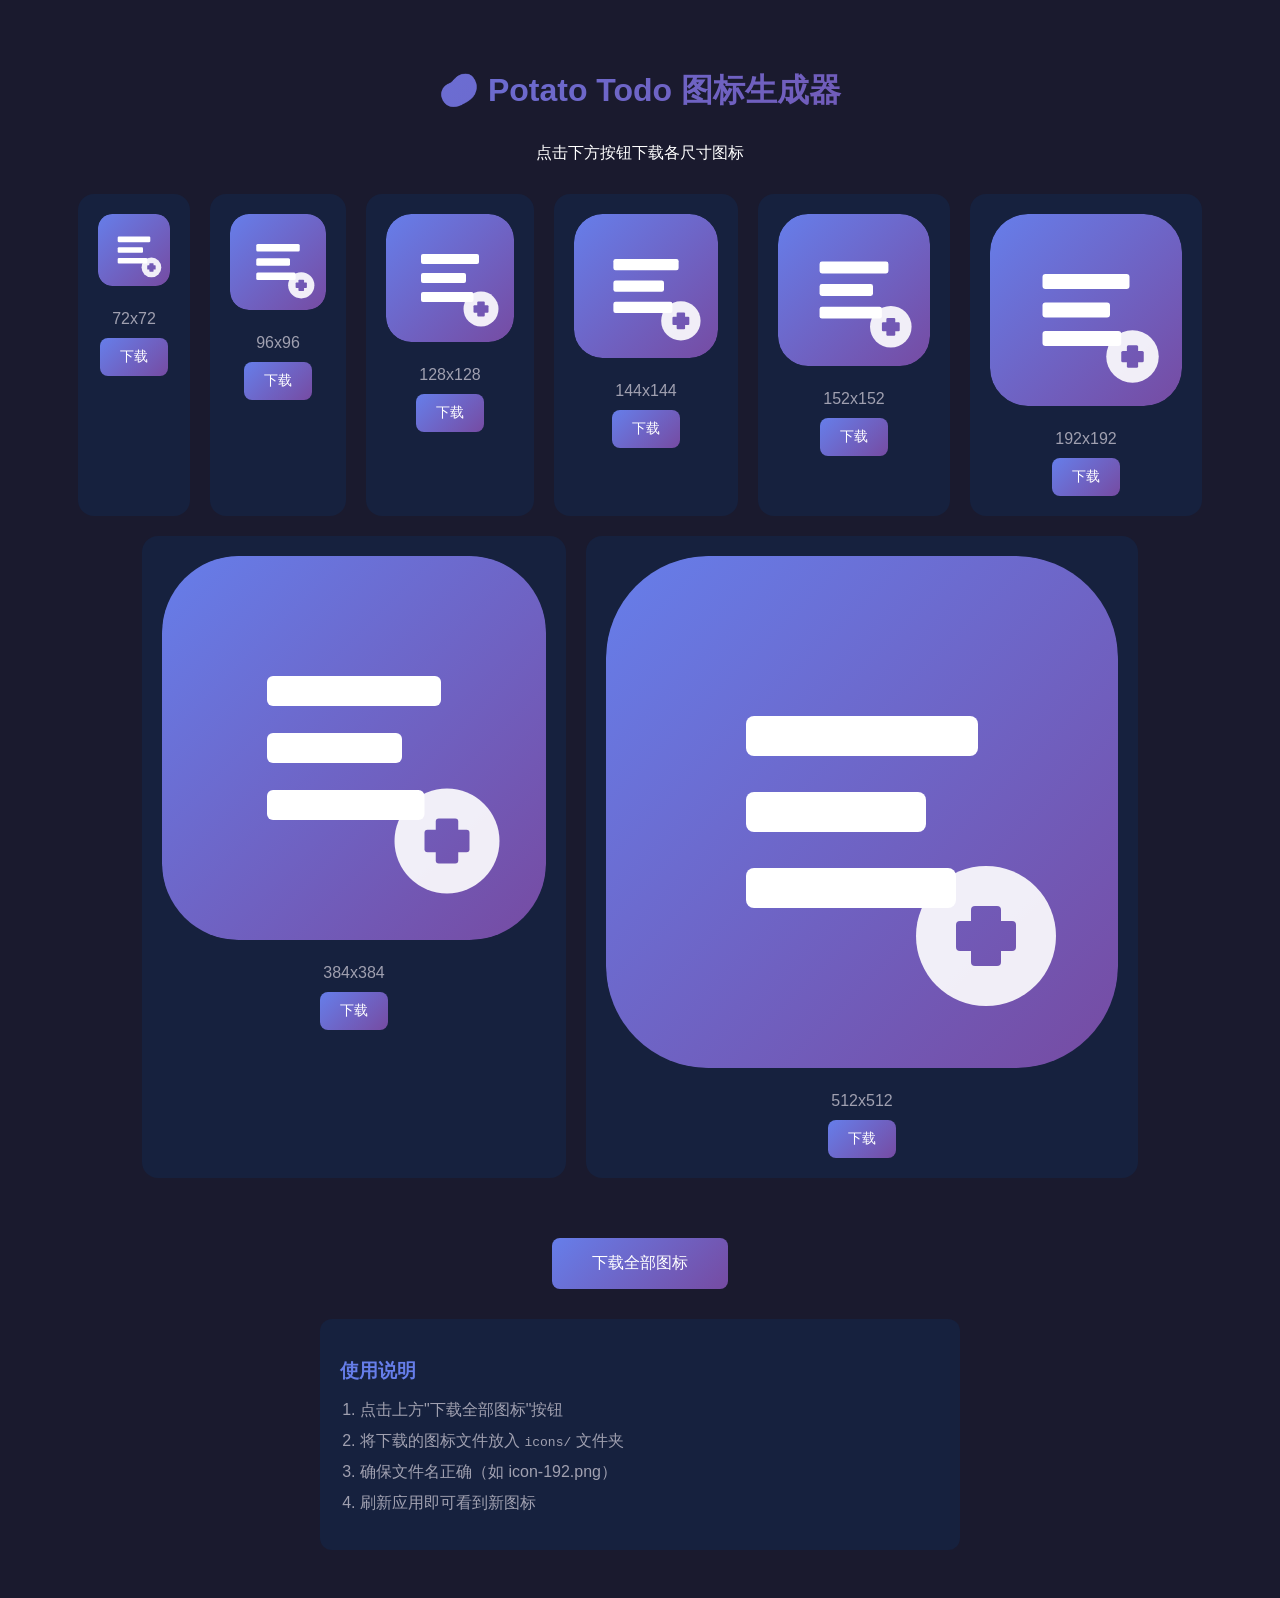
<file: icon-generator.html>
<!DOCTYPE html>
<html lang="zh-CN">
<head>
    <meta charset="UTF-8">
    <meta name="viewport" content="width=device-width, initial-scale=1.0">
    <title>图标生成器 - Potato Todo</title>
    <style>
        body {
            font-family: -apple-system, BlinkMacSystemFont, 'Segoe UI', sans-serif;
            background: #1a1a2e;
            color: white;
            padding: 40px;
            text-align: center;
        }
        h1 {
            background: linear-gradient(135deg, #667eea, #764ba2);
            -webkit-background-clip: text;
            -webkit-text-fill-color: transparent;
            margin-bottom: 30px;
        }
        .icons-grid {
            display: flex;
            flex-wrap: wrap;
            gap: 20px;
            justify-content: center;
            margin: 30px 0;
        }
        .icon-item {
            background: #16213e;
            padding: 20px;
            border-radius: 16px;
            text-align: center;
        }
        .icon-item canvas {
            border-radius: 20%;
            margin-bottom: 10px;
        }
        .icon-item p {
            margin: 10px 0;
            color: #a0a0b0;
        }
        button {
            background: linear-gradient(135deg, #667eea, #764ba2);
            border: none;
            color: white;
            padding: 10px 20px;
            border-radius: 8px;
            cursor: pointer;
            font-size: 14px;
        }
        button:hover {
            opacity: 0.9;
        }
        .download-all {
            margin-top: 30px;
            padding: 15px 40px;
            font-size: 16px;
        }
        .instructions {
            background: #16213e;
            padding: 20px;
            border-radius: 12px;
            margin-top: 30px;
            text-align: left;
            max-width: 600px;
            margin-left: auto;
            margin-right: auto;
        }
        .instructions h3 {
            color: #667eea;
            margin-bottom: 15px;
        }
        .instructions ol {
            color: #a0a0b0;
            padding-left: 20px;
        }
        .instructions li {
            margin: 10px 0;
        }
    </style>
</head>
<body>
    <h1>🥔 Potato Todo 图标生成器</h1>
    <p>点击下方按钮下载各尺寸图标</p>
    
    <div class="icons-grid" id="iconsGrid"></div>
    
    <button class="download-all" onclick="downloadAll()">下载全部图标</button>
    
    <div class="instructions">
        <h3>使用说明</h3>
        <ol>
            <li>点击上方"下载全部图标"按钮</li>
            <li>将下载的图标文件放入 <code>icons/</code> 文件夹</li>
            <li>确保文件名正确（如 icon-192.png）</li>
            <li>刷新应用即可看到新图标</li>
        </ol>
    </div>

    <script>
        const sizes = [72, 96, 128, 144, 152, 192, 384, 512];
        const iconsGrid = document.getElementById('iconsGrid');
        
        function drawIcon(ctx, size) {
            const scale = size / 512;
            
            const gradient = ctx.createLinearGradient(0, 0, size, size);
            gradient.addColorStop(0, '#667eea');
            gradient.addColorStop(1, '#764ba2');
            
            ctx.fillStyle = gradient;
            ctx.beginPath();
            ctx.roundRect(0, 0, size, size, size * 0.195);
            ctx.fill();
            
            ctx.fillStyle = 'white';
            
            ctx.beginPath();
            ctx.roundRect(140 * scale, 160 * scale, 232 * scale, 40 * scale, 8 * scale);
            ctx.fill();
            
            ctx.beginPath();
            ctx.roundRect(140 * scale, 236 * scale, 180 * scale, 40 * scale, 8 * scale);
            ctx.fill();
            
            ctx.beginPath();
            ctx.roundRect(140 * scale, 312 * scale, 210 * scale, 40 * scale, 8 * scale);
            ctx.fill();
            
            ctx.globalAlpha = 0.9;
            ctx.beginPath();
            ctx.arc(380 * scale, 380 * scale, 70 * scale, 0, Math.PI * 2);
            ctx.fill();
            ctx.globalAlpha = 1;
            
            ctx.fillStyle = gradient;
            ctx.beginPath();
            ctx.roundRect(365 * scale, 350 * scale, 30 * scale, 60 * scale, 4 * scale);
            ctx.fill();
            
            ctx.beginPath();
            ctx.roundRect(350 * scale, 365 * scale, 60 * scale, 30 * scale, 4 * scale);
            ctx.fill();
        }
        
        sizes.forEach(size => {
            const item = document.createElement('div');
            item.className = 'icon-item';
            
            const canvas = document.createElement('canvas');
            canvas.width = size;
            canvas.height = size;
            const ctx = canvas.getContext('2d');
            drawIcon(ctx, size);
            
            const label = document.createElement('p');
            label.textContent = `${size}x${size}`;
            
            const btn = document.createElement('button');
            btn.textContent = '下载';
            btn.onclick = () => downloadIcon(canvas, size);
            
            item.appendChild(canvas);
            item.appendChild(label);
            item.appendChild(btn);
            iconsGrid.appendChild(item);
        });
        
        function downloadIcon(canvas, size) {
            const link = document.createElement('a');
            link.download = `icon-${size}.png`;
            link.href = canvas.toDataURL('image/png');
            link.click();
        }
        
        function downloadAll() {
            sizes.forEach((size, index) => {
                setTimeout(() => {
                    const canvas = document.querySelector(`.icon-item:nth-child(${index + 1}) canvas`);
                    downloadIcon(canvas, size);
                }, index * 200);
            });
        }
    </script>
</body>
</html>
</file>
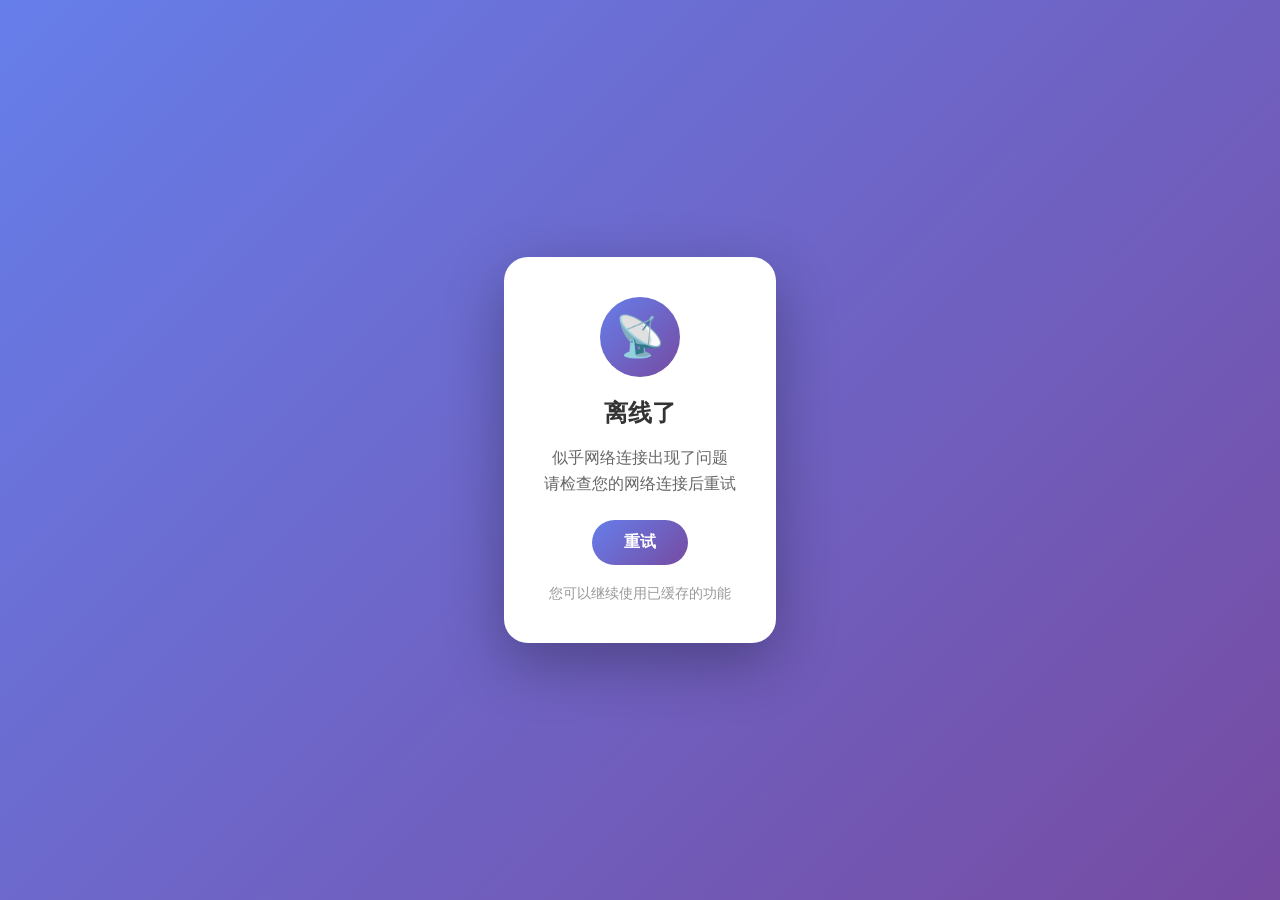
<file: offline.html>
<!DOCTYPE html>
<html lang="zh-CN">
<head>
    <meta charset="UTF-8">
    <meta name="viewport" content="width=device-width, initial-scale=1.0">
    <title>离线 - Potato Todo</title>
    <style>
        * {
            margin: 0;
            padding: 0;
            box-sizing: border-box;
        }
        
        body {
            font-family: -apple-system, BlinkMacSystemFont, 'Segoe UI', 'PingFang SC', 'Hiragino Sans GB', 'Microsoft YaHei', sans-serif;
            background: linear-gradient(135deg, #667eea 0%, #764ba2 100%);
            min-height: 100vh;
            display: flex;
            align-items: center;
            justify-content: center;
            padding: 20px;
        }
        
        .offline-container {
            background: white;
            border-radius: 24px;
            padding: 40px;
            text-align: center;
            max-width: 400px;
            box-shadow: 0 20px 60px rgba(0, 0, 0, 0.3);
        }
        
        .offline-icon {
            width: 80px;
            height: 80px;
            margin: 0 auto 20px;
            background: linear-gradient(135deg, #667eea 0%, #764ba2 100%);
            border-radius: 50%;
            display: flex;
            align-items: center;
            justify-content: center;
            color: white;
            font-size: 40px;
        }
        
        h1 {
            color: #333;
            margin-bottom: 16px;
            font-size: 24px;
        }
        
        p {
            color: #666;
            line-height: 1.6;
            margin-bottom: 24px;
        }
        
        .retry-btn {
            background: linear-gradient(135deg, #667eea 0%, #764ba2 100%);
            color: white;
            border: none;
            padding: 12px 32px;
            border-radius: 24px;
            font-size: 16px;
            font-weight: 600;
            cursor: pointer;
            transition: all 0.3s ease;
        }
        
        .retry-btn:hover {
            transform: translateY(-2px);
            box-shadow: 0 4px 12px rgba(102, 126, 234, 0.4);
        }
        
        .status {
            margin-top: 20px;
            font-size: 14px;
            color: #999;
        }
    </style>
</head>
<body>
    <div class="offline-container">
        <div class="offline-icon">📡</div>
        <h1>离线了</h1>
        <p>似乎网络连接出现了问题<br>请检查您的网络连接后重试</p>
        <button class="retry-btn" onclick="window.location.reload()">重试</button>
        <div class="status">您可以继续使用已缓存的功能</div>
    </div>
    
    <script>
        // 监听网络状态
        window.addEventListener('online', () => {
            window.location.reload();
        });
        
        // 检查是否可以访问主页
        fetch('./', { method: 'HEAD' })
            .then(() => {
                window.location.reload();
            })
            .catch(() => {
                console.log('Still offline');
            });
    </script>
</body>
</html>
</file>
<file: styles.css>
:root {
    /* 默认主题 - 番茄 TODO */
    --primary-gradient: linear-gradient(135deg, #ff6b9d 0%, #c44569 100%);
    --secondary-gradient: linear-gradient(135deg, #f093fb 0%, #f5576c 100%);
    --accent-gradient: linear-gradient(135deg, #4facfe 0%, #00f2fe 100%);
    --urgent-gradient: linear-gradient(135deg, #fa709a 0%, #fee140 100%);
    --high-gradient: linear-gradient(135deg, #ff6b6b 0%, #ffa500 100%);
    --medium-gradient: linear-gradient(135deg, #4facfe 0%, #00f2fe 100%);
    --low-gradient: linear-gradient(135deg, #a8edea 0%, #fed6e3 100%);
    --long-task-gradient: linear-gradient(135deg, #a855f7 0%, #7e22ce 100%);
    
    --bg-primary: #121212;
    --bg-secondary: #1e1e1e;
    --bg-card: #252525;
    --bg-card-hover: #2d2d2d;
    
    --text-primary: #ffffff;
    --text-secondary: #b0b0b0;
    --text-muted: #707070;
    
    --border-color: rgba(255, 255, 255, 0.1);
    --shadow-color: rgba(0, 0, 0, 0.4);
    --glow-color: rgba(255, 107, 157, 0.4);
    
    --priority-low: #4ade80;
    --priority-medium: #60a5fa;
    --priority-high: #f59e0b;
    --priority-urgent: #ef4444;
    --type-long: #a855f7;
    
    --radius-sm: 10px;
    --radius-md: 14px;
    --radius-lg: 18px;
    --radius-xl: 28px;
    --radius-full: 50%;
}

/* 原神主题 - 提瓦特大陆 */
[data-theme="genshin"] {
    --primary-gradient: linear-gradient(135deg, #5a67d8 0%, #805ad5 100%);
    --secondary-gradient: linear-gradient(135deg, #63b3ed 0%, #4299e1 100%);
    --accent-gradient: linear-gradient(135deg, #f687b3 0%, #d53f8c 100%);
    --urgent-gradient: linear-gradient(135deg, #fc8181 0%, #f56565 100%);
    --high-gradient: linear-gradient(135deg, #f6ad55 0%, #ed8936 100%);
    --medium-gradient: linear-gradient(135deg, #63b3ed 0%, #4299e1 100%);
    --low-gradient: linear-gradient(135deg, #68d391 0%, #38a169 100%);
    --long-task-gradient: linear-gradient(135deg, #9f7aea 0%, #805ad5 100%);
    
    --bg-primary: #1a202c;
    --bg-secondary: #2d3748;
    --bg-card: #4a5568;
    --bg-card-hover: #718096;
    
    --text-primary: #f7fafc;
    --text-secondary: #e2e8f0;
    --text-muted: #a0aec0;
    
    --border-color: rgba(255, 255, 255, 0.15);
    --shadow-color: rgba(0, 0, 0, 0.5);
    --glow-color: rgba(90, 103, 216, 0.5);
    
    --priority-low: #68d391;
    --priority-medium: #63b3ed;
    --priority-high: #f6ad55;
    --priority-urgent: #fc8181;
    --type-long: #9f7aea;
}

/* 崩坏 3 主题 - 女武神 */
[data-theme="honkai"] {
    --primary-gradient: linear-gradient(135deg, #d53f8c 0%, #805ad5 100%);
    --secondary-gradient: linear-gradient(135deg, #f687b3 0%, #d53f8c 100%);
    --accent-gradient: linear-gradient(135deg, #63b3ed 0%, #4299e1 100%);
    --urgent-gradient: linear-gradient(135deg, #fc8181 0%, #e53e3e 100%);
    --high-gradient: linear-gradient(135deg, #f6ad55 0%, #dd6b20 100%);
    --medium-gradient: linear-gradient(135deg, #63b3ed 0%, #3182ce 100%);
    --low-gradient: linear-gradient(135deg, #68d391 0%, #38a169 100%);
    --long-task-gradient: linear-gradient(135deg, #b794f4 0%, #805ad5 100%);
    
    --bg-primary: #1a1a2e;
    --bg-secondary: #16213e;
    --bg-card: #0f3460;
    --bg-card-hover: #1a4a7a;
    
    --text-primary: #eaeaea;
    --text-secondary: #b8b8b8;
    --text-muted: #7a7a8a;
    
    --border-color: rgba(213, 63, 140, 0.3);
    --shadow-color: rgba(0, 0, 0, 0.6);
    --glow-color: rgba(213, 63, 140, 0.5);
    
    --priority-low: #68d391;
    --priority-medium: #63b3ed;
    --priority-high: #f6ad55;
    --priority-urgent: #fc8181;
    --type-long: #b794f4;
}

/* 镇魂街主题 - 守护灵 */
[data-theme="soulstreet"] {
    --primary-gradient: linear-gradient(135deg, #c53030 0%, #742a2a 100%);
    --secondary-gradient: linear-gradient(135deg, #2d3748 0%, #1a202c 100%);
    --accent-gradient: linear-gradient(135deg, #e53e3e 0%, #c53030 100%);
    --urgent-gradient: linear-gradient(135deg, #c53030 0%, #9b2c2c 100%);
    --high-gradient: linear-gradient(135deg, #dd6b20 0%, #c05621 100%);
    --medium-gradient: linear-gradient(135deg, #4a5568 0%, #2d3748 100%);
    --low-gradient: linear-gradient(135deg, #276749 0%, #22543d 100%);
    --long-task-gradient: linear-gradient(135deg, #553c9a 0%, #44337a 100%);
    
    --bg-primary: #0d0d0d;
    --bg-secondary: #1a1a1a;
    --bg-card: #2d2d2d;
    --bg-card-hover: #3d3d3d;
    
    --text-primary: #e0e0e0;
    --text-secondary: #a0a0a0;
    --text-muted: #606060;
    
    --border-color: rgba(197, 48, 48, 0.3);
    --shadow-color: rgba(0, 0, 0, 0.7);
    --glow-color: rgba(197, 48, 48, 0.4);
    
    --priority-low: #48bb78;
    --priority-medium: #4299e1;
    --priority-high: #ed8936;
    --priority-urgent: #f56565;
    --type-long: #805ad5;
}

/* 进击的巨人主题 - 调查兵团 */
[data-theme="aot"] {
    --primary-gradient: linear-gradient(135deg, #4a5568 0%, #2d3748 100%);
    --secondary-gradient: linear-gradient(135deg, #8b7355 0%, #6b5b45 100%);
    --accent-gradient: linear-gradient(135deg, #c4a777 0%, #a0855b 100%);
    --urgent-gradient: linear-gradient(135deg, #8b0000 0%, #660000 100%);
    --high-gradient: linear-gradient(135deg, #c4a777 0%, #997f55 100%);
    --medium-gradient: linear-gradient(135deg, #6b8e7f 0%, #4f6b5f 100%);
    --low-gradient: linear-gradient(135deg, #5b7c8b 0%, #425a6b 100%);
    --long-task-gradient: linear-gradient(135deg, #6b5b45 0%, #524535 100%);
    
    --bg-primary: #1a1a1a;
    --bg-secondary: #252525;
    --bg-card: #2f2f2f;
    --bg-card-hover: #3a3a3a;
    
    --text-primary: #d4c5b0;
    --text-secondary: #b8a99a;
    --text-muted: #8a7d6b;
    
    --border-color: rgba(196, 167, 119, 0.2);
    --shadow-color: rgba(0, 0, 0, 0.6);
    --glow-color: rgba(196, 167, 119, 0.3);
    
    --priority-low: #6b8e7f;
    --priority-medium: #5b7c8b;
    --priority-high: #c4a777;
    --priority-urgent: #8b0000;
    --type-long: #8b7355;
}

/* 鬼灭之刃主题 - 蝴蝶忍 */
[data-theme="demon-slayer"] {
    --primary-gradient: linear-gradient(135deg, #9b59b6 0%, #8e44ad 100%);
    --secondary-gradient: linear-gradient(135deg, #3498db 0%, #2980b9 100%);
    --accent-gradient: linear-gradient(135deg, #e74c3c 0%, #c0392b 100%);
    --urgent-gradient: linear-gradient(135deg, #ff6b6b 0%, #ee5a5a 100%);
    --high-gradient: linear-gradient(135deg, #f39c12 0%, #d68910 100%);
    --medium-gradient: linear-gradient(135deg, #1abc9c 0%, #16a085 100%);
    --low-gradient: linear-gradient(135deg, #2ecc71 0%, #27ae60 100%);
    --long-task-gradient: linear-gradient(135deg, #9b59b6 0%, #8e44ad 100%);
    
    --bg-primary: #2c1e3a;
    --bg-secondary: #3d2a4f;
    --bg-card: #4a3559;
    --bg-card-hover: #5a4069;
    
    --text-primary: #f5e6ff;
    --text-secondary: #d4b5e8;
    --text-muted: #9a7fb3;
    
    --border-color: rgba(155, 89, 182, 0.3);
    --shadow-color: rgba(0, 0, 0, 0.5);
    --glow-color: rgba(155, 89, 182, 0.5);
    
    --priority-low: #2ecc71;
    --priority-medium: #1abc9c;
    --priority-high: #f39c12;
    --priority-urgent: #ff6b6b;
    --type-long: #9b59b6;
}

/* 名侦探柯南主题 - 怪盗基德 */
[data-theme="conan"] {
    --primary-gradient: linear-gradient(135deg, #34495e 0%, #2c3e50 100%);
    --secondary-gradient: linear-gradient(135deg, #ecf0f1 0%, #bdc3c7 100%);
    --accent-gradient: linear-gradient(135deg, #e74c3c 0%, #c0392b 100%);
    --urgent-gradient: linear-gradient(135deg, #c0392b 0%, #a93226 100%);
    --high-gradient: linear-gradient(135deg, #f1c40f 0%, #d4ac0d 100%);
    --medium-gradient: linear-gradient(135deg, #3498db 0%, #2980b9 100%);
    --low-gradient: linear-gradient(135deg, #1abc9c 0%, #16a085 100%);
    --long-task-gradient: linear-gradient(135deg, #9b59b6 0%, #8e44ad 100%);
    
    --bg-primary: #1a1f2e;
    --bg-secondary: #242d3d;
    --bg-card: #2e3b4e;
    --bg-card-hover: #3a485e;
    
    --text-primary: #ecf0f1;
    --text-secondary: #bdc3c7;
    --text-muted: #7f8c8d;
    
    --border-color: rgba(236, 240, 241, 0.15);
    --shadow-color: rgba(0, 0, 0, 0.5);
    --glow-color: rgba(52, 152, 219, 0.4);
    
    --priority-low: #1abc9c;
    --priority-medium: #3498db;
    --priority-high: #f1c40f;
    --priority-urgent: #e74c3c;
    --type-long: #9b59b6;
}

* {
    margin: 0;
    padding: 0;
    box-sizing: border-box;
}

html, body {
    height: 100%;
    overflow: hidden;
}

body {
    font-family: -apple-system, BlinkMacSystemFont, 'Segoe UI', 'PingFang SC', 'Hiragino Sans GB', 'Microsoft YaHei', sans-serif;
    background: var(--bg-primary);
    color: var(--text-primary);
    line-height: 1.6;
    transition: all 0.3s ease;
}

/* 主题背景图片 */
[data-theme="genshin"] .app-container::before {
    background: radial-gradient(circle at 30% 20%, rgba(90, 103, 216, 0.2) 0%, transparent 40%),
                radial-gradient(circle at 70% 80%, rgba(128, 90, 213, 0.15) 0%, transparent 40%),
                url('https://picsum.photos/seed/genshin/800/1200') no-repeat center center;
    background-size: cover;
    opacity: 0.15;
}

[data-theme="honkai"] .app-container::before {
    background: radial-gradient(circle at 30% 20%, rgba(213, 63, 140, 0.2) 0%, transparent 40%),
                radial-gradient(circle at 70% 80%, rgba(128, 90, 213, 0.15) 0%, transparent 40%),
                url('https://picsum.photos/seed/honkai/800/1200') no-repeat center center;
    background-size: cover;
    opacity: 0.15;
}

[data-theme="demon-slayer"] .app-container::before {
    background: radial-gradient(circle at 30% 20%, rgba(155, 89, 182, 0.25) 0%, transparent 40%),
                radial-gradient(circle at 70% 80%, rgba(52, 152, 219, 0.15) 0%, transparent 40%),
                url('https://picsum.photos/seed/demonslayer/800/1200') no-repeat center center;
    background-size: cover;
    opacity: 0.2;
}

[data-theme="conan"] .app-container::before {
    background: radial-gradient(circle at 30% 20%, rgba(52, 152, 219, 0.2) 0%, transparent 40%),
                radial-gradient(circle at 70% 80%, rgba(236, 240, 241, 0.1) 0%, transparent 40%),
                url('https://picsum.photos/seed/conan/800/1200') no-repeat center center;
    background-size: cover;
    opacity: 0.15;
}

.app-container {
    max-width: 480px;
    margin: 0 auto;
    height: 100vh;
    display: flex;
    flex-direction: column;
    background: var(--bg-primary);
    position: relative;
    overflow: hidden;
}

.app-container::before {
    content: '';
    position: absolute;
    top: -50%;
    left: -50%;
    width: 200%;
    height: 200%;
    background: radial-gradient(circle at 30% 20%, rgba(102, 126, 234, 0.15) 0%, transparent 40%),
                radial-gradient(circle at 70% 80%, rgba(118, 75, 162, 0.1) 0%, transparent 40%);
    pointer-events: none;
    animation: bgFloat 20s ease-in-out infinite;
}

@keyframes bgFloat {
    0%, 100% { transform: translate(0, 0); }
    50% { transform: translate(-5%, 5%); }
}

.header {
    padding: 20px;
    position: relative;
    z-index: 1;
}

.datetime-widget {
    background: var(--bg-card);
    border-radius: var(--radius-lg);
    padding: 24px;
    margin-bottom: 16px;
    border: 1px solid var(--border-color);
    position: relative;
    overflow: hidden;
    box-shadow: 0 2px 8px var(--shadow-color);
}

.datetime-widget::before {
    content: '';
    position: absolute;
    top: 0;
    left: 0;
    right: 0;
    height: 4px;
    background: var(--primary-gradient);
}

.date-display {
    display: flex;
    align-items: baseline;
    gap: 16px;
    margin-bottom: 12px;
}

.date-day {
    font-size: 52px;
    font-weight: 800;
    background: var(--primary-gradient);
    -webkit-background-clip: text;
    -webkit-text-fill-color: transparent;
    background-clip: text;
    line-height: 1;
    text-shadow: 0 2px 4px rgba(255, 107, 157, 0.3);
}

.date-full {
    font-size: 16px;
    color: var(--text-secondary);
    font-weight: 500;
}

.time-display {
    font-size: 32px;
    font-weight: 700;
    color: var(--text-primary);
    letter-spacing: 2px;
    text-shadow: 0 1px 2px rgba(0, 0, 0, 0.3);
}

.header-stats {
    display: flex;
    gap: 16px;
}

.stat-item {
    flex: 1;
    background: var(--bg-card);
    border-radius: var(--radius-md);
    padding: 16px;
    text-align: center;
    border: 1px solid var(--border-color);
    transition: all 0.3s ease;
    box-shadow: 0 2px 4px var(--shadow-color);
}

.stat-item:hover {
    transform: translateY(-3px);
    border-color: rgba(255, 107, 157, 0.3);
    box-shadow: 0 4px 12px var(--shadow-color);
}

.stat-value {
    display: block;
    font-size: 28px;
    font-weight: 700;
    background: var(--primary-gradient);
    -webkit-background-clip: text;
    -webkit-text-fill-color: transparent;
    background-clip: text;
}

.stat-label {
    font-size: 12px;
    color: var(--text-muted);
    margin-top: 4px;
    font-weight: 500;
}

.sort-controls {
    display: flex;
    gap: 12px;
    padding: 0 20px 16px;
    position: relative;
    z-index: 1;
}

.sort-btn {
    flex: 1;
    display: flex;
    align-items: center;
    justify-content: center;
    gap: 8px;
    padding: 12px 16px;
    background: var(--bg-card);
    border: 1px solid var(--border-color);
    border-radius: var(--radius-md);
    color: var(--text-secondary);
    font-size: 14px;
    cursor: pointer;
    transition: all 0.3s ease;
}

.sort-btn svg {
    opacity: 0.7;
}

.sort-btn.active {
    background: var(--primary-gradient);
    border-color: transparent;
    color: var(--text-primary);
    box-shadow: 0 4px 20px var(--glow-color);
}

.sort-btn.active svg {
    opacity: 1;
}

.sort-btn:hover:not(.active) {
    border-color: rgba(102, 126, 234, 0.5);
    color: var(--text-primary);
}

/* 标签页导航 */
.tab-navigation {
    display: flex;
    gap: 12px;
    padding: 0 20px;
    margin-bottom: 20px;
    position: relative;
    z-index: 2;
}

.tab-btn {
    flex: 1;
    padding: 16px 24px;
    background: var(--bg-card);
    border: 1px solid var(--border-color);
    border-radius: var(--radius-lg);
    color: var(--text-secondary);
    font-size: 16px;
    font-weight: 600;
    cursor: pointer;
    display: flex;
    align-items: center;
    justify-content: center;
    gap: 8px;
    transition: all 0.3s ease;
}

.tab-btn:hover {
    border-color: rgba(255, 107, 157, 0.3);
    color: var(--text-primary);
    transform: translateY(-2px);
}

.tab-btn.active {
    background: var(--primary-gradient);
    border-color: transparent;
    color: white;
    box-shadow: 0 4px 20px var(--glow-color);
}

.tab-btn.active svg {
    opacity: 1;
}

.main-content {
    display: none;
    flex: 1;
    overflow: hidden;
    padding: 0 20px;
    position: relative;
    z-index: 1;
}

.main-content.active {
    display: block;
    animation: fadeIn 0.3s ease;
}

@keyframes fadeIn {
    from {
        opacity: 0;
        transform: translateY(10px);
    }
    to {
        opacity: 1;
        transform: translateY(0);
    }
}

.task-list-container {
    flex: 1;
    overflow: hidden;
    padding: 0 20px;
    position: relative;
    z-index: 1;
}

.task-list {
    height: 100%;
    overflow-y: auto;
    padding-bottom: 100px;
}

.task-list::-webkit-scrollbar {
    width: 4px;
}

.task-list::-webkit-scrollbar-track {
    background: transparent;
}

.task-list::-webkit-scrollbar-thumb {
    background: var(--border-color);
    border-radius: 2px;
}

.empty-state {
    display: flex;
    flex-direction: column;
    align-items: center;
    justify-content: center;
    height: 300px;
    color: var(--text-muted);
}

.empty-icon {
    opacity: 0.3;
    margin-bottom: 16px;
}

.empty-state p {
    font-size: 18px;
    margin-bottom: 8px;
    color: var(--text-secondary);
}

.empty-state span {
    font-size: 14px;
}

.task-item {
    background: var(--bg-card);
    border-radius: var(--radius-lg);
    padding: 20px;
    margin-bottom: 16px;
    border: 1px solid var(--border-color);
    position: relative;
    overflow: hidden;
    transition: all 0.3s ease;
    animation: slideIn 0.3s ease;
    box-shadow: 0 2px 8px var(--shadow-color);
}

@keyframes slideIn {
    from {
        opacity: 0;
        transform: translateY(15px);
        scale: 0.95;
    }
    to {
        opacity: 1;
        transform: translateY(0);
        scale: 1;
    }
}

.task-item::before {
    content: '';
    position: absolute;
    left: 0;
    top: 0;
    bottom: 0;
    width: 4px;
    background: var(--priority-medium);
}

.task-item.priority-low::before {
    background: var(--priority-low);
}

.task-item.priority-medium::before {
    background: var(--priority-medium);
}

.task-item.priority-high::before {
    background: var(--priority-high);
}

.task-item.priority-urgent::before {
    background: var(--priority-urgent);
    animation: urgentPulse 2s ease-in-out infinite;
}

.task-item.type-long::after {
    content: '';
    position: absolute;
    right: 0;
    top: 0;
    bottom: 0;
    width: 4px;
    background: var(--type-long);
}

@keyframes urgentPulse {
    0%, 100% { opacity: 1; }
    50% { opacity: 0.5; }
}

.task-item:hover {
    transform: translateY(-2px);
    border-color: rgba(255, 107, 157, 0.3);
    box-shadow: 0 4px 16px var(--shadow-color);
}

.task-item.completed {
    opacity: 0.6;
}

.task-item.completed .task-title {
    text-decoration: line-through;
    color: var(--text-muted);
}

.task-header {
    display: flex;
    align-items: flex-start;
    gap: 12px;
}

.task-checkbox {
    width: 24px;
    height: 24px;
    border-radius: 50%;
    border: 2px solid var(--border-color);
    cursor: pointer;
    display: flex;
    align-items: center;
    justify-content: center;
    flex-shrink: 0;
    transition: all 0.3s ease;
    margin-top: 2px;
}

.task-checkbox:hover {
    border-color: var(--priority-medium);
}

.task-item.completed .task-checkbox {
    background: var(--primary-gradient);
    border-color: transparent;
}

.task-checkbox svg {
    width: 14px;
    height: 14px;
    opacity: 0;
    transition: opacity 0.2s ease;
}

.task-item.completed .task-checkbox svg {
    opacity: 1;
}

.task-content {
    flex: 1;
    min-width: 0;
}

.task-title {
    font-size: 16px;
    font-weight: 500;
    margin-bottom: 4px;
    word-break: break-word;
}

.task-description {
    font-size: 14px;
    color: var(--text-muted);
    margin-bottom: 8px;
    display: -webkit-box;
    -webkit-line-clamp: 2;
    -webkit-box-orient: vertical;
    overflow: hidden;
}

.task-meta {
    display: flex;
    align-items: center;
    gap: 12px;
    flex-wrap: wrap;
}

.task-time {
    display: flex;
    align-items: center;
    gap: 4px;
    font-size: 13px;
    color: var(--text-secondary);
}

.task-time svg {
    width: 14px;
    height: 14px;
    opacity: 0.7;
}

.task-type {
    font-size: 12px;
    padding: 2px 8px;
    border-radius: 12px;
    font-weight: 500;
    display: flex;
    align-items: center;
    gap: 4px;
}

.task-type.short {
    background: rgba(96, 165, 250, 0.2);
    color: var(--priority-medium);
}

.task-type.long {
    background: rgba(168, 85, 247, 0.2);
    color: #a855f7;
}

.task-priority {
    font-size: 12px;
    padding: 2px 8px;
    border-radius: 12px;
    font-weight: 500;
}

.task-priority.low {
    background: rgba(74, 222, 128, 0.2);
    color: var(--priority-low);
}

.task-priority.medium {
    background: rgba(96, 165, 250, 0.2);
    color: var(--priority-medium);
}

.task-priority.high {
    background: rgba(245, 158, 11, 0.2);
    color: var(--priority-high);
}

.task-priority.urgent {
    background: rgba(239, 68, 68, 0.2);
    color: var(--priority-urgent);
}

.task-actions {
    display: flex;
    gap: 8px;
    margin-left: auto;
}

.task-action-btn {
    width: 32px;
    height: 32px;
    border-radius: var(--radius-sm);
    border: none;
    background: rgba(255, 255, 255, 0.05);
    color: var(--text-muted);
    cursor: pointer;
    display: flex;
    align-items: center;
    justify-content: center;
    transition: all 0.2s ease;
}

.task-action-btn:hover {
    background: rgba(255, 255, 255, 0.1);
    color: var(--text-primary);
}

.task-action-btn.timer:hover {
    background: rgba(168, 85, 247, 0.2);
    color: #a855f7;
}

.task-action-btn.delete:hover {
    background: rgba(239, 68, 68, 0.2);
    color: var(--priority-urgent);
}

.task-timer {
    margin-top: 12px;
    padding-top: 12px;
    border-top: 1px solid var(--border-color);
}

.timer-display {
    font-size: 16px;
    font-weight: 600;
    color: var(--text-primary);
    margin-bottom: 8px;
    text-align: right;
}

.timer-controls {
    display: flex;
    gap: 8px;
    justify-content: flex-end;
}

.timer-btn {
    padding: 6px 12px;
    border-radius: var(--radius-sm);
    border: none;
    font-size: 12px;
    font-weight: 500;
    cursor: pointer;
    transition: all 0.2s ease;
}

.timer-btn.start {
    background: var(--primary-gradient);
    color: white;
}

.timer-btn.pause {
    background: rgba(245, 158, 11, 0.2);
    color: var(--priority-high);
}

.timer-btn.stop {
    background: rgba(239, 68, 68, 0.2);
    color: var(--priority-urgent);
}

.timer-btn:hover {
    transform: translateY(-1px);
    box-shadow: 0 2px 8px rgba(0, 0, 0, 0.2);
}

.add-task-btn {
    position: fixed;
    bottom: 30px;
    left: 50%;
    transform: translateX(-50%);
    width: 64px;
    height: 64px;
    border-radius: 50%;
    background: var(--primary-gradient);
    border: none;
    color: white;
    cursor: pointer;
    display: flex;
    align-items: center;
    justify-content: center;
    box-shadow: 0 4px 24px var(--glow-color);
    transition: all 0.3s ease;
    z-index: 100;
    font-size: 24px;
    font-weight: bold;
}

.add-task-btn:hover {
    transform: translateX(-50%) scale(1.15);
    box-shadow: 0 6px 32px var(--glow-color);
}

.add-task-btn:active {
    transform: translateX(-50%) scale(0.95);
}

.add-task-btn::before {
    content: '';
    position: absolute;
    top: -2px;
    left: -2px;
    right: -2px;
    bottom: -2px;
    background: var(--primary-gradient);
    border-radius: 50%;
    z-index: -1;
    opacity: 0;
    transition: opacity 0.3s ease;
}

.add-task-btn:hover::before {
    opacity: 0.5;
    animation: pulse 2s ease-in-out infinite;
}

@keyframes pulse {
    0%, 100% { transform: scale(1); opacity: 0.5; }
    50% { transform: scale(1.1); opacity: 0.3; }
}

.modal-overlay {
    position: fixed;
    top: 0;
    left: 0;
    right: 0;
    bottom: 0;
    background: rgba(0, 0, 0, 0.8);
    backdrop-filter: blur(8px);
    display: flex;
    align-items: flex-end;
    justify-content: center;
    z-index: 1000;
    opacity: 0;
    visibility: hidden;
    transition: all 0.3s ease;
}

.modal-overlay.active {
    opacity: 1;
    visibility: visible;
}

.modal {
    background: var(--bg-secondary);
    border-radius: var(--radius-xl) var(--radius-xl) 0 0;
    width: 100%;
    max-width: 480px;
    max-height: 90vh;
    overflow-y: auto;
    transform: translateY(100%);
    transition: transform 0.3s cubic-bezier(0.4, 0, 0.2, 1);
    border-top: 3px solid transparent;
    border-image: var(--primary-gradient) 1;
    box-shadow: 0 -4px 20px var(--shadow-color);
}

.modal-overlay.active .modal {
    transform: translateY(0);
}

.modal::before {
    content: '';
    position: absolute;
    top: 0;
    left: 50%;
    transform: translateX(-50%);
    width: 60px;
    height: 4px;
    background: var(--primary-gradient);
    border-radius: 2px;
    margin-top: -2px;
}

.modal-header {
    display: flex;
    align-items: center;
    justify-content: space-between;
    padding: 20px;
    border-bottom: 1px solid var(--border-color);
    position: sticky;
    top: 0;
    background: var(--bg-secondary);
    z-index: 1;
}

.modal-header h2 {
    font-size: 20px;
    font-weight: 600;
    background: var(--primary-gradient);
    -webkit-background-clip: text;
    -webkit-text-fill-color: transparent;
    background-clip: text;
}

.modal-close {
    width: 36px;
    height: 36px;
    border-radius: 50%;
    border: none;
    background: rgba(255, 255, 255, 0.05);
    color: var(--text-secondary);
    cursor: pointer;
    display: flex;
    align-items: center;
    justify-content: center;
    transition: all 0.2s ease;
}

.modal-close:hover {
    background: rgba(255, 255, 255, 0.1);
    color: var(--text-primary);
}

#taskForm {
    padding: 20px;
}

.form-group {
    margin-bottom: 20px;
}

.form-group label {
    display: block;
    font-size: 14px;
    color: var(--text-secondary);
    margin-bottom: 8px;
}

.form-group input,
.form-group textarea {
    width: 100%;
    padding: 14px 16px;
    background: var(--bg-card);
    border: 1px solid var(--border-color);
    border-radius: var(--radius-md);
    color: var(--text-primary);
    font-size: 16px;
    transition: all 0.2s ease;
}

.form-group input:focus,
.form-group textarea:focus {
    outline: none;
    border-color: rgba(102, 126, 234, 0.5);
    box-shadow: 0 0 0 3px rgba(102, 126, 234, 0.1);
}

.form-group input::placeholder,
.form-group textarea::placeholder {
    color: var(--text-muted);
}

.form-group textarea {
    min-height: 100px;
    resize: vertical;
}

.form-row {
    display: flex;
    gap: 12px;
}

.form-row .form-group {
    flex: 1;
}

.type-selector {
    display: flex;
    gap: 12px;
}

.type-btn {
    flex: 1;
    padding: 12px 16px;
    background: var(--bg-card);
    border: 1px solid var(--border-color);
    border-radius: var(--radius-md);
    color: var(--text-secondary);
    font-size: 14px;
    cursor: pointer;
    display: flex;
    align-items: center;
    justify-content: center;
    gap: 8px;
    transition: all 0.2s ease;
}

.type-btn:hover {
    border-color: rgba(102, 126, 234, 0.3);
    color: var(--text-primary);
}

.type-btn.active {
    background: var(--primary-gradient);
    border-color: transparent;
    color: var(--text-primary);
    box-shadow: 0 4px 15px var(--glow-color);
}

.priority-selector {
    display: flex;
    gap: 8px;
    flex-wrap: wrap;
}

.priority-btn {
    flex: 1;
    min-width: 70px;
    padding: 10px 12px;
    background: var(--bg-card);
    border: 1px solid var(--border-color);
    border-radius: var(--radius-md);
    color: var(--text-secondary);
    font-size: 14px;
    cursor: pointer;
    display: flex;
    align-items: center;
    justify-content: center;
    gap: 6px;
    transition: all 0.2s ease;
}

.priority-btn:hover {
    border-color: rgba(255, 255, 255, 0.2);
}

.priority-btn.active {
    border-color: rgba(102, 126, 234, 0.5);
    background: rgba(102, 126, 234, 0.1);
    color: var(--text-primary);
}

.priority-dot {
    width: 8px;
    height: 8px;
    border-radius: 50%;
}

.priority-dot.low {
    background: var(--priority-low);
}

.priority-dot.medium {
    background: var(--priority-medium);
}

.priority-dot.high {
    background: var(--priority-high);
}

.priority-dot.urgent {
    background: var(--priority-urgent);
    animation: dotPulse 1.5s ease-in-out infinite;
}

@keyframes dotPulse {
    0%, 100% { transform: scale(1); }
    50% { transform: scale(1.3); }
}

.form-actions {
    display: flex;
    gap: 12px;
    margin-top: 24px;
}

.btn {
    flex: 1;
    padding: 14px 24px;
    border-radius: var(--radius-md);
    font-size: 16px;
    font-weight: 500;
    cursor: pointer;
    transition: all 0.2s ease;
    border: none;
}

.btn-secondary {
    background: var(--bg-card);
    color: var(--text-secondary);
    border: 1px solid var(--border-color);
}

.btn-secondary:hover {
    background: var(--bg-card-hover);
    color: var(--text-primary);
}

.btn-primary {
    background: var(--primary-gradient);
    color: white;
    box-shadow: 0 4px 15px var(--glow-color);
}

.btn-primary:hover {
    transform: translateY(-2px);
    box-shadow: 0 6px 20px var(--glow-color);
}

@media (max-width: 380px) {
    .header {
        padding: 16px;
    }
    
    .datetime-widget {
        padding: 16px;
    }
    
    .date-day {
        font-size: 36px;
    }
    
    .time-display {
        font-size: 24px;
    }
    
    .sort-controls {
        padding: 0 16px 12px;
    }
    
    .sort-btn {
        padding: 10px 12px;
        font-size: 13px;
    }
    
    .task-list-container {
        padding: 0 16px;
    }
}

@media (prefers-color-scheme: light) {
    :root {
        --bg-primary: #f5f5fa;
        --bg-secondary: #ffffff;
        --bg-card: #ffffff;
        --bg-card-hover: #f8f8ff;
        --text-primary: #1a1a2e;
        --text-secondary: #4a4a5a;
        --text-muted: #8a8a9a;
        --border-color: rgba(0, 0, 0, 0.08);
        --shadow-color: rgba(0, 0, 0, 0.1);
    }
}

/* 设置按钮样式 */
.settings-btn {
    position: absolute;
    top: 20px;
    right: 20px;
    width: 40px;
    height: 40px;
    border-radius: 50%;
    border: none;
    background: var(--bg-card);
    color: var(--text-secondary);
    cursor: pointer;
    display: flex;
    align-items: center;
    justify-content: center;
    transition: all 0.3s ease;
    box-shadow: 0 2px 8px var(--shadow-color);
}

.settings-btn:hover {
    background: var(--bg-card-hover);
    color: var(--text-primary);
    transform: rotate(30deg);
}

/* 设置界面样式 */
.settings-modal {
    max-height: 85vh;
}

.settings-content {
    padding: 20px;
}

.settings-section {
    margin-bottom: 32px;
}

.settings-section:last-child {
    margin-bottom: 20px;
}

.settings-title {
    display: flex;
    align-items: center;
    gap: 8px;
    font-size: 16px;
    font-weight: 600;
    color: var(--text-primary);
    margin-bottom: 16px;
    padding-bottom: 12px;
    border-bottom: 2px solid var(--border-color);
}

.settings-title svg {
    color: var(--text-secondary);
}

/* 皮肤选择器样式 */
.theme-selector {
    display: grid;
    grid-template-columns: repeat(2, 1fr);
    gap: 12px;
}

.theme-card {
    background: var(--bg-card);
    border-radius: var(--radius-md);
    padding: 12px;
    cursor: pointer;
    transition: all 0.3s ease;
    border: 2px solid var(--border-color);
    display: flex;
    flex-direction: column;
    align-items: center;
    gap: 8px;
}

.theme-card:hover {
    transform: translateY(-2px);
    border-color: rgba(255, 107, 157, 0.3);
    box-shadow: 0 4px 12px var(--shadow-color);
}

.theme-card.active {
    border-color: rgba(255, 107, 157, 0.6);
    box-shadow: 0 4px 16px var(--glow-color);
}

.theme-preview {
    width: 100%;
    height: 60px;
    border-radius: var(--radius-sm);
    box-shadow: 0 2px 8px var(--shadow-color);
}

.theme-name {
    font-size: 14px;
    color: var(--text-secondary);
    font-weight: 500;
}

.theme-card.active .theme-name {
    color: var(--text-primary);
}

/* 音乐选择器样式 */
.music-selector {
    background: var(--bg-card);
    border-radius: var(--radius-md);
    padding: 16px;
    border: 1px solid var(--border-color);
}

.music-select {
    width: 100%;
    padding: 12px 16px;
    background: var(--bg-secondary);
    border: 1px solid var(--border-color);
    border-radius: var(--radius-md);
    color: var(--text-primary);
    font-size: 14px;
    cursor: pointer;
    margin-bottom: 12px;
    transition: all 0.2s ease;
}

.music-select:focus {
    outline: none;
    border-color: rgba(255, 107, 157, 0.5);
}

.music-controls {
    display: flex;
    align-items: center;
    gap: 12px;
}

.music-btn {
    width: 40px;
    height: 40px;
    border-radius: 50%;
    border: none;
    background: var(--bg-secondary);
    color: var(--text-primary);
    cursor: pointer;
    display: flex;
    align-items: center;
    justify-content: center;
    transition: all 0.2s ease;
}

.music-btn:hover {
    background: var(--primary-gradient);
    color: white;
    transform: scale(1.1);
}

.volume-control {
    display: flex;
    align-items: center;
    gap: 8px;
    flex: 1;
}

.volume-control svg {
    color: var(--text-secondary);
}

.volume-slider {
    flex: 1;
    height: 6px;
    border-radius: 3px;
    background: var(--bg-secondary);
    appearance: none;
    cursor: pointer;
}

.volume-slider::-webkit-slider-thumb {
    appearance: none;
    width: 16px;
    height: 16px;
    border-radius: 50%;
    background: var(--primary-gradient);
    cursor: pointer;
    box-shadow: 0 2px 4px var(--shadow-color);
}

.volume-slider::-webkit-slider-thumb:hover {
    transform: scale(1.2);
}

/* 开关样式 */
.toggle-setting {
    background: var(--bg-card);
    border-radius: var(--radius-md);
    padding: 16px;
    border: 1px solid var(--border-color);
}

.toggle-label {
    display: flex;
    justify-content: space-between;
    align-items: center;
    margin-bottom: 8px;
}

.toggle-label span {
    font-size: 14px;
    color: var(--text-primary);
    font-weight: 500;
}

.toggle-switch {
    position: relative;
    width: 50px;
    height: 26px;
}

.toggle-switch input {
    opacity: 0;
    width: 0;
    height: 0;
}

.toggle-slider {
    position: absolute;
    cursor: pointer;
    top: 0;
    left: 0;
    right: 0;
    bottom: 0;
    background-color: var(--bg-secondary);
    transition: 0.3s;
    border-radius: 26px;
    border: 1px solid var(--border-color);
}

.toggle-slider:before {
    position: absolute;
    content: "";
    height: 18px;
    width: 18px;
    left: 3px;
    bottom: 3px;
    background-color: var(--text-secondary);
    transition: 0.3s;
    border-radius: 50%;
}

.toggle-switch input:checked + .toggle-slider {
    background: var(--primary-gradient);
    border-color: transparent;
}

.toggle-switch input:checked + .toggle-slider:before {
    transform: translateX(24px);
    background-color: white;
}

.setting-description {
    font-size: 12px;
    color: var(--text-muted);
    margin-top: 10px;
    line-height: 1.6;
    padding-left: 12px;
    position: relative;
    font-style: italic;
}

.setting-description::before {
    content: '💡';
    position: absolute;
    left: 0;
    top: 0;
    font-size: 12px;
}

/* 背景照片选择器样式 */
.bg-photo-selector {
    display: grid;
    grid-template-columns: repeat(3, 1fr);
    gap: 12px;
    margin-bottom: 12px;
}

.bg-photo-option {
    background: var(--bg-card);
    border-radius: var(--radius-md);
    padding: 8px;
    cursor: pointer;
    transition: all 0.3s ease;
    border: 2px solid var(--border-color);
    display: flex;
    flex-direction: column;
    align-items: center;
    gap: 8px;
}

.bg-photo-option:hover {
    transform: translateY(-2px);
    border-color: rgba(255, 107, 157, 0.3);
    box-shadow: 0 4px 12px var(--shadow-color);
}

.bg-photo-option.active {
    border-color: rgba(255, 107, 157, 0.6);
    box-shadow: 0 4px 16px var(--glow-color);
}

.bg-preview {
    width: 100%;
    height: 70px;
    border-radius: var(--radius-sm);
    box-shadow: 0 2px 8px var(--shadow-color);
    background-size: cover;
    background-position: center;
}

.bg-preview.upload-preview {
    display: flex;
    align-items: center;
    justify-content: center;
    background: var(--bg-secondary);
    color: var(--text-secondary);
}

.bg-preview.upload-preview:hover {
    color: var(--text-primary);
    background: var(--bg-card-hover);
}

.bg-name {
    font-size: 12px;
    color: var(--text-secondary);
    font-weight: 500;
    text-align: center;
}

.bg-photo-option.active .bg-name {
    color: var(--text-primary);
}

/* 自定义背景 */
body.bg-default .app-container::before {
    background: radial-gradient(circle at 30% 20%, rgba(102, 126, 234, 0.15) 0%, transparent 40%),
                radial-gradient(circle at 70% 80%, rgba(118, 75, 162, 0.1) 0%, transparent 40%);
    opacity: 1;
}

body.bg-gradient1 .app-container::before {
    background: linear-gradient(135deg, rgba(102, 126, 234, 0.2) 0%, rgba(118, 75, 162, 0.15) 100%);
    opacity: 1;
}

body.bg-gradient2 .app-container::before {
    background: linear-gradient(135deg, rgba(240, 147, 251, 0.2) 0%, rgba(245, 87, 108, 0.15) 100%);
    opacity: 1;
}

body.bg-gradient3 .app-container::before {
    background: linear-gradient(135deg, rgba(79, 172, 254, 0.2) 0%, rgba(0, 242, 254, 0.15) 100%);
    opacity: 1;
}

body.bg-custom .app-container::before {
    background-size: cover !important;
    background-position: center !important;
    background-repeat: no-repeat !important;
    opacity: 0.3 !important;
}

body.bg-aot .app-container::before {
    background-size: cover !important;
    background-position: center !important;
    background-repeat: no-repeat !important;
    opacity: 0.25 !important;
}

body.bg-honkai .app-container::before {
    background-size: cover !important;
    background-position: center !important;
    background-repeat: no-repeat !important;
    opacity: 0.25 !important;
}

body.bg-conan .app-container::before {
    background-size: cover !important;
    background-position: center !important;
    background-repeat: no-repeat !important;
    opacity: 0.25 !important;
}

body.bg-demon-slayer .app-container::before {
    background-size: cover !important;
    background-position: center !important;
    background-repeat: no-repeat !important;
    opacity: 0.25 !important;
}

body.bg-genshin .app-container::before {
    background-size: cover !important;
    background-position: center !important;
    background-repeat: no-repeat !important;
    opacity: 0.25 !important;
}

body.bg-soulstreet .app-container::before {
    background-size: cover !important;
    background-position: center !important;
    background-repeat: no-repeat !important;
    opacity: 0.25 !important;
}

/* 计时打断确认弹窗 */
.interruption-confirm {
    position: fixed;
    top: 50%;
    left: 50%;
    transform: translate(-50%, -50%) scale(0.9);
    background: var(--bg-secondary);
    border-radius: var(--radius-xl);
    padding: 32px;
    max-width: 340px;
    text-align: center;
    box-shadow: 0 8px 32px var(--shadow-color);
    border: 2px solid transparent;
    border-image: var(--primary-gradient) 1;
    z-index: 2001;
    opacity: 0;
    visibility: hidden;
    transition: all 0.3s ease;
}

.interruption-confirm.active {
    opacity: 1;
    visibility: visible;
    transform: translate(-50%, -50%) scale(1);
}

.interruption-confirm::before {
    content: '';
    position: absolute;
    top: -2px;
    left: -2px;
    right: -2px;
    bottom: -2px;
    background: var(--primary-gradient);
    border-radius: var(--radius-xl);
    z-index: -1;
    opacity: 0.5;
}

.interruption-icon {
    font-size: 48px;
    margin-bottom: 16px;
    animation: shake 1s ease-in-out;
}

@keyframes shake {
    0%, 100% { transform: rotate(0deg); }
    25% { transform: rotate(-10deg); }
    75% { transform: rotate(10deg); }
}

.interruption-text {
    font-size: 16px;
    color: var(--text-primary);
    margin-bottom: 12px;
    font-weight: 600;
}

.interruption-subtext {
    font-size: 14px;
    color: var(--text-secondary);
    margin-bottom: 24px;
    line-height: 1.6;
}

.interruption-actions {
    display: flex;
    gap: 12px;
    justify-content: center;
}

.interruption-btn {
    padding: 12px 24px;
    border-radius: var(--radius-md);
    border: none;
    font-size: 14px;
    font-weight: 600;
    cursor: pointer;
    transition: all 0.2s ease;
}

.interruption-btn.continue {
    background: var(--primary-gradient);
    color: white;
    flex: 1;
}

.interruption-btn.stop {
    background: var(--bg-card);
    color: var(--text-secondary);
    border: 1px solid var(--border-color);
    flex: 1;
}

.interruption-btn.continue:hover {
    transform: translateY(-2px);
    box-shadow: 0 4px 12px var(--glow-color);
}

.interruption-btn.stop:hover {
    background: var(--bg-card-hover);
    color: var(--text-primary);
}

/* 报告设置样式 */
.report-settings {
    background: var(--bg-card);
    border-radius: var(--radius-md);
    padding: 16px;
    border: 1px solid var(--border-color);
}

.form-group {
    margin-bottom: 16px;
}

.form-label {
    display: block;
    font-size: 14px;
    color: var(--text-primary);
    margin-bottom: 10px;
    font-weight: 600;
    padding-left: 4px;
    position: relative;
    letter-spacing: 0.5px;
}

.form-label::before {
    content: '';
    position: absolute;
    left: 0;
    top: 50%;
    transform: translateY(-50%);
    width: 3px;
    height: 14px;
    background: var(--primary-gradient);
    border-radius: 2px;
}

.form-input {
    width: 100%;
    padding: 12px;
    background: var(--bg-secondary);
    border: 1px solid var(--border-color);
    border-radius: var(--radius-md);
    color: var(--text-primary);
    font-size: 14px;
    transition: all 0.2s ease;
}

.form-input:focus {
    outline: none;
    border-color: rgba(255, 107, 157, 0.5);
}

.generate-report-btn {
    width: 100%;
    padding: 14px;
    background: var(--primary-gradient);
    color: white;
    border: none;
    border-radius: var(--radius-md);
    font-size: 14px;
    font-weight: 600;
    cursor: pointer;
    display: flex;
    align-items: center;
    justify-content: center;
    gap: 8px;
    transition: all 0.2s ease;
}

.generate-report-btn:hover {
    transform: translateY(-2px);
    box-shadow: 0 4px 12px var(--glow-color);
}

/* 报告模态框样式 */
.report-modal {
    max-width: 600px;
    max-height: 80vh;
    overflow-y: auto;
}

.report-content {
    padding: 20px;
}

.report-section {
    margin-bottom: 24px;
    padding-bottom: 24px;
    border-bottom: 1px solid var(--border-color);
}

.report-section:last-child {
    border-bottom: none;
}

.report-title {
    font-size: 18px;
    font-weight: 600;
    color: var(--text-primary);
    margin-bottom: 16px;
    display: flex;
    align-items: center;
    gap: 8px;
}

.report-stats {
    display: grid;
    grid-template-columns: repeat(2, 1fr);
    gap: 12px;
}

.report-stat-card {
    background: var(--bg-card);
    border-radius: var(--radius-md);
    padding: 16px;
    text-align: center;
    border: 1px solid var(--border-color);
}

.report-stat-value {
    font-size: 28px;
    font-weight: 700;
    background: var(--primary-gradient);
    -webkit-background-clip: text;
    -webkit-text-fill-color: transparent;
    background-clip: text;
    margin-bottom: 4px;
}

.report-stat-label {
    font-size: 12px;
    color: var(--text-muted);
}

.report-message {
    background: var(--bg-card);
    border-radius: var(--radius-md);
    padding: 20px;
    border-left: 4px solid var(--primary-gradient);
    margin-bottom: 20px;
}

.report-message.success {
    border-left-color: var(--priority-low);
    background: rgba(74, 222, 128, 0.1);
}

.report-message.warning {
    border-left-color: var(--priority-high);
    background: rgba(245, 158, 11, 0.1);
}

.report-message.error {
    border-left-color: var(--priority-urgent);
    background: rgba(239, 68, 68, 0.1);
}

.report-message-text {
    font-size: 16px;
    color: var(--text-primary);
    line-height: 1.6;
    margin: 0;
}

.report-task-list {
    background: var(--bg-card);
    border-radius: var(--radius-md);
    padding: 16px;
    border: 1px solid var(--border-color);
}

.report-task-item {
    padding: 12px;
    margin-bottom: 8px;
    background: var(--bg-secondary);
    border-radius: var(--radius-sm);
    display: flex;
    justify-content: space-between;
    align-items: center;
}

.report-task-item:last-child {
    margin-bottom: 0;
}

.report-task-name {
    font-size: 14px;
    color: var(--text-secondary);
    flex: 1;
}

.report-task-status {
    font-size: 12px;
    padding: 4px 8px;
    border-radius: 12px;
    font-weight: 500;
}

.report-task-status.completed {
    background: rgba(74, 222, 128, 0.2);
    color: var(--priority-low);
}

.report-task-status.incomplete {
    background: rgba(239, 68, 68, 0.2);
    color: var(--priority-urgent);
}

.report-actions {
    padding: 20px;
    display: flex;
    gap: 12px;
    border-top: 1px solid var(--border-color);
}

.report-action-btn {
    flex: 1;
    padding: 12px 20px;
    border-radius: var(--radius-md);
    border: none;
    font-size: 14px;
    font-weight: 600;
    cursor: pointer;
    display: flex;
    align-items: center;
    justify-content: center;
    gap: 8px;
    transition: all 0.2s ease;
}

.report-action-btn.export {
    background: var(--primary-gradient);
    color: white;
}

.report-action-btn.close {
    background: var(--bg-card);
    color: var(--text-secondary);
    border: 1px solid var(--border-color);
}

.report-action-btn:hover {
    transform: translateY(-2px);
}

.report-action-btn.export:hover {
    box-shadow: 0 4px 12px var(--glow-color);
}

.report-action-btn.close:hover {
    background: var(--bg-card-hover);
    color: var(--text-primary);
}

/* 记事本样式 */
.notes-container {
    background: var(--bg-card);
    border-radius: var(--radius-lg);
    padding: 20px;
    margin-bottom: 20px;
    border: 1px solid var(--border-color);
}

.notes-header {
    display: flex;
    justify-content: space-between;
    align-items: center;
    margin-bottom: 20px;
    padding-bottom: 16px;
    border-bottom: 2px solid var(--border-color);
}

.notes-header h2 {
    font-size: 20px;
    font-weight: 600;
    color: var(--text-primary);
    margin: 0;
}

.add-note-btn {
    background: var(--primary-gradient);
    color: white;
    border: none;
    padding: 10px 20px;
    border-radius: var(--radius-md);
    font-size: 14px;
    font-weight: 600;
    cursor: pointer;
    display: flex;
    align-items: center;
    gap: 6px;
    transition: all 0.2s ease;
}

.add-note-btn:hover {
    transform: translateY(-2px);
    box-shadow: 0 4px 12px var(--glow-color);
}

.notes-list {
    display: grid;
    grid-template-columns: repeat(auto-fill, minmax(300px, 1fr));
    gap: 20px;
    padding: 20px;
    background: linear-gradient(135deg, rgba(255,249,230,0.3) 0%, rgba(255,243,214,0.3) 100%);
    border-radius: 16px;
}

.notes-empty-state {
    grid-column: 1 / -1;
    text-align: center;
    padding: 80px 20px;
    color: #a89f8a;
}

.notes-empty-icon {
    margin-bottom: 16px;
    opacity: 0.5;
    font-size: 64px;
}

.notes-empty-state p {
    font-size: 16px;
    font-family: 'Comic Sans MS', 'Chalkboard', cursive;
    color: #6d5d4a;
}
}

.notes-empty-state p {
    font-size: 16px;
    margin-bottom: 8px;
}

.notes-empty-state span {
    font-size: 14px;
}

.note-card {
    background: #fff9e6;
    border: 2px dashed #ffb366;
    border-radius: 16px;
    padding: 20px;
    transition: all 0.3s ease;
    cursor: pointer;
    position: relative;
    overflow: hidden;
    box-shadow: 4px 4px 0px rgba(255, 179, 102, 0.3);
}

.note-card::before {
    content: '🌸';
    position: absolute;
    top: 8px;
    left: 10px;
    font-size: 20px;
    opacity: 0.8;
}

.note-card::after {
    content: '✨';
    position: absolute;
    top: 8px;
    right: 10px;
    font-size: 18px;
    opacity: 0.8;
}

.note-card:hover {
    transform: translateY(-4px) rotate(-1deg);
    border-color: #ff9340;
    box-shadow: 6px 6px 0px rgba(255, 147, 64, 0.4);
}

.note-card-title {
    font-size: 18px;
    font-weight: 600;
    color: #5a4a42;
    margin-bottom: 10px;
    word-break: break-word;
    font-family: 'Comic Sans MS', 'Chalkboard', cursive;
    padding-left: 24px;
}

.note-card-content {
    font-size: 15px;
    color: #6d5d4a;
    line-height: 1.8;
    max-height: 120px;
    overflow: hidden;
    word-break: break-word;
    white-space: pre-wrap;
    font-family: 'Comic Sans MS', 'Chalkboard', cursive;
    padding-left: 24px;
}

.note-card-date {
    font-size: 12px;
    color: #a89f8a;
    margin-top: 14px;
    text-align: right;
    font-style: italic;
}

.note-card-actions {
    position: absolute;
    top: 12px;
    right: 12px;
    display: flex;
    gap: 8px;
    opacity: 0;
    transition: opacity 0.2s ease;
}

.note-card:hover .note-card-actions {
    opacity: 1;
}

.note-action-btn {
    width: 32px;
    height: 32px;
    border-radius: 50%;
    border: none;
    background: var(--bg-card);
    color: var(--text-secondary);
    cursor: pointer;
    display: flex;
    align-items: center;
    justify-content: center;
    transition: all 0.2s ease;
}

.note-action-btn:hover {
    background: var(--primary-gradient);
    color: white;
}

.note-modal {
    max-width: 600px;
    background: linear-gradient(135deg, #fff9e6 0%, #fff3d6 100%);
    border: 3px solid #ffb366;
    border-radius: 20px;
    box-shadow: 0 10px 40px rgba(255, 179, 102, 0.3);
}

.note-modal textarea,
.note-modal .note-content-editor {
    resize: vertical;
    min-height: 200px;
    background: #fff;
    border: 2px dashed #ffd699;
    border-radius: 12px;
    padding: 16px;
    font-family: 'Comic Sans MS', 'Chalkboard', cursive;
    font-size: 15px;
    color: #5a4a42;
    line-height: 1.8;
    transition: all 0.3s ease;
    outline: none;
    overflow-y: auto;
}

.note-modal .note-content-editor:empty:before {
    content: attr(placeholder);
    color: #a89f8a;
    font-style: italic;
}

.note-modal .note-content-editor:focus {
    border-color: #ffb366;
    box-shadow: 0 0 0 3px rgba(255, 179, 102, 0.2);
}

.note-modal textarea.template-beach,
.note-modal .note-content-editor.template-beach {
    background: linear-gradient(135deg, #ffeaa7 0%, #fdcb6e 50%, #74b9ff 100%);
    border-style: solid;
}

.note-modal textarea.template-sky,
.note-modal .note-content-editor.template-sky {
    background: linear-gradient(135deg, #a8edea 0%, #fed6e3 100%);
    border-style: solid;
}

.note-modal textarea.template-sunset,
.note-modal .note-content-editor.template-sunset {
    background: linear-gradient(135deg, #ff9a9e 0%, #fecfef 50%, #fecfef 100%);
    border-style: solid;
}

.note-modal textarea.template-forest,
.note-modal .note-content-editor.template-forest {
    background: linear-gradient(135deg, #d4fc79 0%, #96e6a1 100%);
    border-style: solid;
}

.note-modal textarea.template-candy,
.note-modal .note-content-editor.template-candy {
    background: linear-gradient(135deg, #fbc2eb 0%, #a6c1ee 100%);
    border-style: solid;
}

.note-modal textarea.template-grid,
.note-modal .note-content-editor.template-grid {
    background: #fff9e6;
    background-image: 
        linear-gradient(#ffd699 2px, transparent 2px),
        linear-gradient(90deg, #ffd699 2px, transparent 2px);
    background-size: 20px 20px;
    border-style: solid;
}

.note-modal textarea.template-dots,
.note-modal .note-content-editor.template-dots {
    background: #fff9e6;
    background-image: radial-gradient(#ffb366 2px, transparent 2px);
    background-size: 15px 15px;
    border-style: solid;
}

.note-modal textarea.template-stars,
.note-modal .note-content-editor.template-stars {
    background: #fff3d6;
    background-image: 
        radial-gradient(circle at 10px 10px, #ffd699 2px, transparent 2px),
        radial-gradient(circle at 30px 30px, #ffd699 1.5px, transparent 1.5px);
    background-size: 40px 40px;
    border-style: solid;
}

.note-modal textarea:focus {
    border-color: #ffb366;
    outline: none;
    box-shadow: 0 0 0 3px rgba(255, 179, 102, 0.2);
}

/* 手账贴纸选择器 */
.sticker-selector {
    margin: 16px 0;
    padding: 16px;
    background: #fff;
    border-radius: 12px;
    border: 2px dashed #ffd699;
}

.sticker-selector-title {
    font-size: 14px;
    font-weight: 600;
    color: #5a4a42;
    margin-bottom: 12px;
    display: flex;
    align-items: center;
    gap: 6px;
}

.sticker-selector-title::before {
    content: '🎨';
    font-size: 16px;
}

.sticker-grid {
    display: grid;
    grid-template-columns: repeat(8, 1fr);
    gap: 8px;
}

.sticker-option {
    width: 40px;
    height: 40px;
    display: flex;
    align-items: center;
    justify-content: center;
    font-size: 24px;
    background: #fff9e6;
    border: 2px solid #ffd699;
    border-radius: 8px;
    cursor: pointer;
    transition: all 0.2s ease;
}

.sticker-option:hover {
    transform: scale(1.15) rotate(5deg);
    border-color: #ffb366;
    background: #fff3d6;
}

.sticker-option.selected {
    border-color: #ffb366;
    background: #ffe6b3;
    box-shadow: 0 2px 8px rgba(255, 179, 102, 0.4);
}

/* 背景模板选择器 */
.template-selector {
    margin: 16px 0;
    padding: 16px;
    background: #fff;
    border-radius: 12px;
    border: 2px dashed #ffd699;
}

.template-selector-title {
    font-size: 14px;
    font-weight: 600;
    color: #5a4a42;
    margin-bottom: 12px;
    display: flex;
    align-items: center;
    gap: 6px;
}

.template-selector-title::before {
    content: '📝';
    font-size: 16px;
}

.template-grid {
    display: grid;
    grid-template-columns: repeat(4, 1fr);
    gap: 12px;
}

.template-option {
    height: 80px;
    border-radius: 10px;
    cursor: pointer;
    border: 3px solid transparent;
    transition: all 0.3s ease;
    position: relative;
    overflow: hidden;
}

.template-option:hover {
    transform: scale(1.05);
    box-shadow: 0 4px 12px rgba(0,0,0,0.15);
}

.template-option.selected {
    border-color: #ffb366;
    box-shadow: 0 4px 16px rgba(255, 179, 102, 0.4);
}

.template-option::after {
    content: '✓';
    position: absolute;
    top: 50%;
    left: 50%;
    transform: translate(-50%, -50%);
    font-size: 24px;
    color: white;
    text-shadow: 0 2px 4px rgba(0,0,0,0.3);
    opacity: 0;
    transition: opacity 0.2s ease;
}

.template-option.selected::after {
    opacity: 1;
}

/* 可爱背景模板 */
.template-beach {
    background: linear-gradient(135deg, #ffeaa7 0%, #fdcb6e 50%, #74b9ff 100%);
}

.template-sky {
    background: linear-gradient(135deg, #a8edea 0%, #fed6e3 100%);
}

.template-sunset {
    background: linear-gradient(135deg, #ff9a9e 0%, #fecfef 50%, #fecfef 100%);
}

.template-forest {
    background: linear-gradient(135deg, #d4fc79 0%, #96e6a1 100%);
}

.template-candy {
    background: linear-gradient(135deg, #fbc2eb 0%, #a6c1ee 100%);
}

.template-grid {
    background: #fff9e6;
    background-image: 
        linear-gradient(#ffd699 2px, transparent 2px),
        linear-gradient(90deg, #ffd699 2px, transparent 2px);
    background-size: 20px 20px;
}

.template-dots {
    background: #fff9e6;
    background-image: radial-gradient(#ffb366 2px, transparent 2px);
    background-size: 15px 15px;
}

.template-stars {
    background: #fff3d6;
    background-image: 
        radial-gradient(circle at 10px 10px, #ffd699 2px, transparent 2px),
        radial-gradient(circle at 30px 30px, #ffd699 1.5px, transparent 1.5px);
    background-size: 40px 40px;
}

/* 手账笔记内容装饰 */
.note-sticker {
    position: absolute;
    font-size: 28px;
    pointer-events: none;
    animation: stickerFloat 3s ease-in-out infinite;
}

@keyframes stickerFloat {
    0%, 100% { transform: translateY(0) rotate(0deg); }
    50% { transform: translateY(-3px) rotate(5deg); }
}

/* 笔记编辑器工具栏 */
.note-editor-toolbar {
    display: flex;
    gap: 8px;
    margin-bottom: 16px;
    padding: 12px;
    background: #fff;
    border-radius: 12px;
    border: 2px dashed #ffd699;
    flex-wrap: wrap;
}

.note-editor-btn {
    width: 36px;
    height: 36px;
    display: flex;
    align-items: center;
    justify-content: center;
    background: #fff9e6;
    border: 2px solid #ffd699;
    border-radius: 8px;
    cursor: pointer;
    font-size: 18px;
    transition: all 0.2s ease;
}

.note-editor-btn:hover {
    transform: scale(1.1) rotate(5deg);
    background: #fff3d6;
    border-color: #ffb366;
}

.note-editor-btn.active {
    background: #ffe6b3;
    border-color: #ffb366;
    box-shadow: 0 2px 8px rgba(255, 179, 102, 0.4);
}

/* 优化表单标签样式 */
.note-modal label {
    display: block;
    font-size: 14px;
    font-weight: 600;
    color: var(--text-primary);
    margin-bottom: 8px;
    padding-left: 4px;
    position: relative;
}

.note-modal label::before {
    content: '';
    position: absolute;
    left: 0;
    top: 50%;
    transform: translateY(-50%);
    width: 3px;
    height: 14px;
    background: var(--primary-gradient);
    border-radius: 2px;
}

/* 优化表单输入框 */
.note-modal input[type="text"],
.note-modal textarea {
    width: 100%;
    padding: 14px 16px;
    background: var(--bg-secondary);
    border: 2px solid var(--border-color);
    border-radius: var(--radius-md);
    color: var(--text-primary);
    font-size: 14px;
    transition: all 0.3s ease;
    font-family: inherit;
}

.note-modal input[type="text"]:focus,
.note-modal textarea:focus {
    outline: none;
    border-color: rgba(255, 107, 157, 0.5);
    background: var(--bg-card);
    box-shadow: 0 0 0 3px rgba(255, 107, 157, 0.1);
}

.note-modal input[type="text"]::placeholder,
.note-modal textarea::placeholder {
    color: var(--text-muted);
}

.note-modal textarea {
    resize: vertical;
    min-height: 200px;
    line-height: 1.6;
}

/* 优化表单按钮 */
.note-modal .form-actions {
    display: flex;
    gap: 12px;
    margin-top: 24px;
}

.note-modal .cancel-btn,
.note-modal .submit-btn {
    flex: 1;
    padding: 14px 24px;
    border-radius: var(--radius-md);
    font-size: 15px;
    font-weight: 600;
    cursor: pointer;
    transition: all 0.3s ease;
    border: none;
    display: flex;
    align-items: center;
    justify-content: center;
    gap: 8px;
}

.note-modal .cancel-btn {
    background: var(--bg-card);
    color: var(--text-secondary);
    border: 2px solid var(--border-color);
}

.note-modal .cancel-btn:hover {
    background: var(--bg-card-hover);
    color: var(--text-primary);
    border-color: rgba(255, 107, 157, 0.3);
    transform: translateY(-2px);
}

.note-modal .submit-btn {
    background: var(--primary-gradient);
    color: white;
    box-shadow: 0 4px 15px var(--glow-color);
}

.note-modal .submit-btn:hover {
    transform: translateY(-3px);
    box-shadow: 0 6px 20px var(--glow-color);
}

.note-modal .submit-btn:active {
    transform: translateY(-1px);
}

/* 添加图标到按钮 */
.note-modal .submit-btn::before {
    content: '✓';
    font-size: 16px;
    font-weight: bold;
}

.note-modal .cancel-btn::before {
    content: '✕';
    font-size: 16px;
    font-weight: bold;
}

/* 手账可爱动画 */
@keyframes bounce {
    0%, 100% { transform: translateY(0); }
    50% { transform: translateY(-5px); }
}

@keyframes wiggle {
    0%, 100% { transform: rotate(0deg); }
    25% { transform: rotate(-3deg); }
    75% { transform: rotate(3deg); }
}

@keyframes sparkle {
    0%, 100% { opacity: 1; transform: scale(1); }
    50% { opacity: 0.5; transform: scale(1.2); }
}

.note-card:nth-child(odd) {
    animation: wiggle 3s ease-in-out infinite;
}

.note-card:nth-child(even) {
    animation: bounce 2.5s ease-in-out infinite;
}

/* 荧光笔效果 */
.highlighter-yellow {
    background: linear-gradient(180deg, transparent 60%, #ffeaa7 60%);
}

.highlighter-pink {
    background: linear-gradient(180deg, transparent 60%, #fd79a8 60%);
}

.highlighter-blue {
    background: linear-gradient(180deg, transparent 60%, #74b9ff 60%);
}

.highlighter-green {
    background: linear-gradient(180deg, transparent 60%, #55efc4 60%);
}

/* 荧光笔颜色选择器 */
.highlighter-selector {
    margin: 16px 0;
    padding: 16px;
    background: #fff;
    border-radius: 12px;
    border: 2px dashed #ffd699;
}

.highlighter-selector-title {
    font-size: 14px;
    font-weight: 600;
    color: #5a4a42;
    margin-bottom: 12px;
    display: flex;
    align-items: center;
    gap: 6px;
}

.highlighter-selector-title::before {
    content: '🖍️';
    font-size: 16px;
}

.highlighter-grid {
    display: grid;
    grid-template-columns: repeat(4, 1fr);
    gap: 12px;
}

.highlighter-option {
    width: 60px;
    height: 60px;
    display: flex;
    align-items: center;
    justify-content: center;
    font-size: 28px;
    border-radius: 12px;
    cursor: pointer;
    transition: all 0.3s ease;
    border: 3px solid transparent;
    position: relative;
}

.highlighter-option.yellow {
    background: linear-gradient(135deg, #ffeaa7 0%, #fdcb6e 100%);
}

.highlighter-option.pink {
    background: linear-gradient(135deg, #fd79a8 0%, #e84393 100%);
}

.highlighter-option.blue {
    background: linear-gradient(135deg, #74b9ff 0%, #0984e3 100%);
}

.highlighter-option.green {
    background: linear-gradient(135deg, #55efc4 0%, #00b894 100%);
}

.highlighter-option:hover {
    transform: scale(1.1) rotate(5deg);
    box-shadow: 0 4px 12px rgba(0,0,0,0.2);
}

.highlighter-option.selected {
    border-color: #5a4a42;
    box-shadow: 0 4px 16px rgba(0,0,0,0.3);
}

.highlighter-option.selected::after {
    content: '✓';
    position: absolute;
    font-size: 24px;
    color: white;
    text-shadow: 0 2px 4px rgba(0,0,0,0.5);
}

.highlighter-tips {
    margin-top: 12px;
    padding: 12px;
    background: #fff9e6;
    border-radius: 8px;
    border: 2px dashed #ffd699;
}

.highlighter-tips p {
    margin: 0;
    font-size: 13px;
    color: #5a4a42;
    display: flex;
    align-items: center;
    gap: 6px;
}

/* 荧光笔高亮样式 */
.highlighter-mark {
    padding: 2px 0;
    border-radius: 4px;
    transition: all 0.2s ease;
}

.highlighter-mark.yellow {
    background: linear-gradient(180deg, transparent 30%, rgba(255, 234, 167, 0.6) 30%);
}

.highlighter-mark.pink {
    background: linear-gradient(180deg, transparent 30%, rgba(253, 121, 168, 0.5) 30%);
}

.highlighter-mark.blue {
    background: linear-gradient(180deg, transparent 30%, rgba(116, 185, 255, 0.5) 30%);
}

.highlighter-mark.green {
    background: linear-gradient(180deg, transparent 30%, rgba(85, 239, 196, 0.5) 30%);
}

/* 图片上传功能 */
.image-uploader {
    margin: 16px 0;
    padding: 16px;
    background: #fff;
    border-radius: 12px;
    border: 2px dashed #ffd699;
}

.image-uploader-title {
    font-size: 14px;
    font-weight: 600;
    color: #5a4a42;
    margin-bottom: 12px;
    display: flex;
    align-items: center;
    gap: 6px;
}

.image-uploader-title::before {
    content: '🖼️';
    font-size: 16px;
}

.image-upload-area {
    border: 3px dashed #ffd699;
    border-radius: 12px;
    padding: 30px;
    text-align: center;
    background: #fff9e6;
    transition: all 0.3s ease;
    margin-bottom: 16px;
}

.image-upload-area:hover {
    border-color: #ffb366;
    background: #fff3d6;
}

.image-upload-area.dragover {
    border-color: #ff9340;
    background: #ffe6b3;
    transform: scale(1.02);
}

.image-upload-btn {
    cursor: pointer;
    display: flex;
    flex-direction: column;
    align-items: center;
    gap: 12px;
    color: #5a4a42;
}

.image-upload-btn svg {
    color: #ffb366;
}

.image-upload-btn span {
    font-size: 14px;
    font-weight: 500;
}

.image-preview-container {
    display: grid;
    grid-template-columns: repeat(auto-fill, minmax(120px, 1fr));
    gap: 12px;
    margin-top: 16px;
}

.image-preview-item {
    position: relative;
    border-radius: 8px;
    overflow: hidden;
    aspect-ratio: 1;
    border: 2px solid #ffd699;
    cursor: pointer;
    transition: all 0.3s ease;
}

.image-preview-item:hover {
    transform: scale(1.05);
    border-color: #ffb366;
    box-shadow: 0 4px 12px rgba(255, 179, 102, 0.4);
}

.image-preview-item img {
    width: 100%;
    height: 100%;
    object-fit: cover;
}

.image-preview-item .remove-btn {
    position: absolute;
    top: 4px;
    right: 4px;
    width: 24px;
    height: 24px;
    border-radius: 50%;
    background: rgba(255, 107, 107, 0.9);
    color: white;
    border: none;
    cursor: pointer;
    display: flex;
    align-items: center;
    justify-content: center;
    font-size: 16px;
    opacity: 0;
    transition: opacity 0.2s ease;
}

.image-preview-item:hover .remove-btn {
    opacity: 1;
}

.image-preview-item .remove-btn:hover {
    background: #ff4757;
    transform: scale(1.1);
}

/* 便签纸效果 */
.sticky-note {
    background: #ffeaa7 !important;
    box-shadow: 3px 3px 10px rgba(0,0,0,0.1);
}

.sticky-note::before {
    content: '';
    position: absolute;
    top: 0;
    left: 0;
    right: 0;
    height: 20px;
    background: rgba(255,255,255,0.3);
    border-radius: 16px 16px 0 0;
}

/* 可爱滚动条 */
.notes-content::-webkit-scrollbar {
    width: 8px;
}

.notes-content::-webkit-scrollbar-track {
    background: #fff9e6;
    border-radius: 4px;
}

.notes-content::-webkit-scrollbar-thumb {
    background: linear-gradient(135deg, #ffb366 0%, #ff9340 100%);
    border-radius: 4px;
}

.notes-content::-webkit-scrollbar-thumb:hover {
    background: linear-gradient(135deg, #ff9340 0%, #ff7675 100%);
}
</file>
